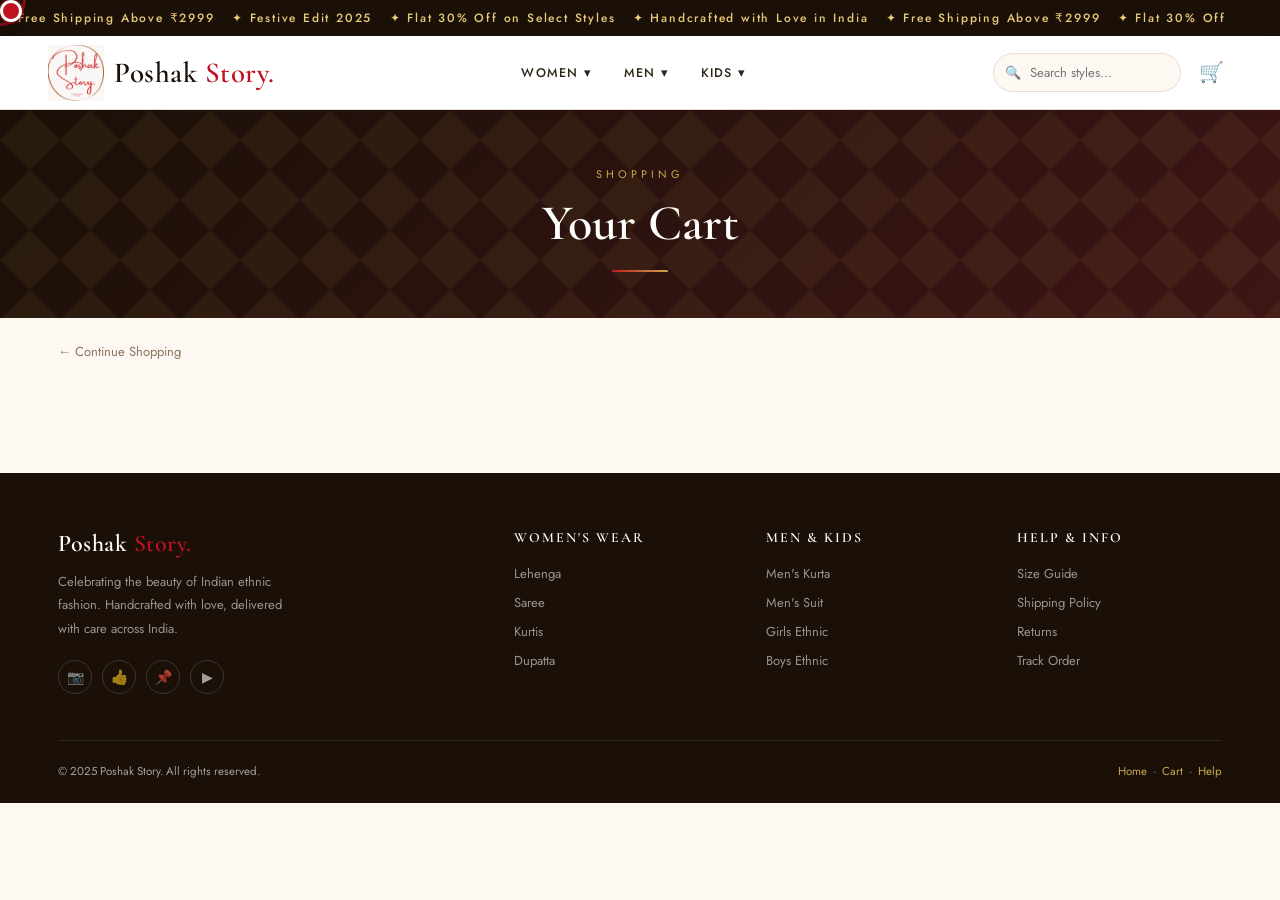
<file: cart.html>
<!DOCTYPE html>
<html lang="en">
<head>
  <meta charset="UTF-8">
  <meta name="viewport" content="width=device-width, initial-scale=1.0">
  <title>Your Cart &#8212; Poshak Story</title>
  <link rel="stylesheet" href="style.css">
  <link href="https://fonts.googleapis.com/css2?family=Cormorant+Garamond:ital,wght@0,300;0,400;0,600;0,700;1,400&family=Jost:wght@300;400;500;600;700&display=swap" rel="stylesheet">
  <style>
    .cart-step-bar{display:flex;align-items:center;justify-content:center;padding:28px 0 36px}
    .cstep{display:flex;flex-direction:column;align-items:center;gap:6px;min-width:70px}
    .cstep-num{width:36px;height:36px;border-radius:50%;display:flex;align-items:center;justify-content:center;font-size:14px;font-weight:700;background:#e8ddd0;color:#8a7560;transition:all .3s}
    .cstep-num.active{background:#c1121f;color:#fff}
    .cstep-num.done{background:#c1121f;color:#fff}
    .cstep-label{font-size:11px;letter-spacing:.5px;font-weight:400;color:var(--muted);text-transform:uppercase}
    .cstep-label.active{font-weight:700;color:#c1121f}
    .cstep-line{flex:1;height:2px;background:#e8ddd0;margin:0 6px 20px;transition:background .3s}
    .cstep-line.done{background:#c1121f}
    .step-panel{display:none}.step-panel.active{display:block}
    .addr-grid{display:grid;grid-template-columns:1fr 1fr;gap:16px}
    .addr-grid .full{grid-column:1/-1}
    .form-group label{display:block;font-size:12px;font-weight:600;color:var(--muted);letter-spacing:.5px;text-transform:uppercase;margin-bottom:6px}
    .form-group input,.form-group select{width:100%;padding:11px 14px;border:1.5px solid #e8ddd0;border-radius:8px;font-size:13.5px;font-family:inherit;outline:none;background:#fdf8f2;transition:border-color .2s;color:var(--dark)}
    .form-group input:focus,.form-group select:focus{border-color:#c1121f}
    .addr-type-row{display:flex;gap:10px;margin-top:18px}
    .addr-type-btn{padding:8px 20px;border-radius:6px;font-size:13px;border:1.5px solid #e8ddd0;background:transparent;color:var(--char);transition:all .2s;font-family:inherit}
    .addr-type-btn.sel{border-color:#c1121f;background:#fdf3f3;color:#c1121f;font-weight:600}
    .pay-option{display:flex;align-items:center;gap:14px;padding:14px 18px;border-radius:10px;border:2px solid #e8ddd0;background:#fff;text-align:left;width:100%;margin-bottom:12px;transition:all .2s;font-family:inherit}
    .pay-option.sel{border-color:#c1121f;background:#fdf3f3}
    .pay-radio{width:18px;height:18px;border-radius:50%;border:2px solid #e8ddd0;flex-shrink:0;transition:all .2s}
    .pay-option.sel .pay-radio{border-color:#c1121f;background:#c1121f}
    .pay-detail{flex:1}
    .pay-detail strong{display:block;font-size:14px;font-weight:600;color:var(--dark)}
    .pay-detail span{font-size:11.5px;color:var(--muted)}
    .pay-input-box{background:#fdf8f2;border:1px solid #e8ddd0;border-radius:10px;padding:16px;margin-top:4px}
    .pay-input-box.hidden{display:none}
    .bank-grid{display:grid;grid-template-columns:repeat(auto-fill,minmax(100px,1fr));gap:8px;margin-top:10px}
    .bank-btn{padding:10px;border-radius:8px;border:1.5px solid #e8ddd0;background:#fff;font-size:13px;font-family:inherit;transition:all .2s}
    .bank-btn.sel{border-color:#c1121f;background:#fdf3f3;color:#c1121f;font-weight:600}
    .order-success{text-align:center;padding:56px 40px;max-width:480px;margin:0 auto;background:#fff;border-radius:20px;box-shadow:0 20px 60px rgba(0,0,0,.12)}
    .chk-btn-big{width:100%;background:#c1121f;color:#fff;border:none;padding:14px;border-radius:8px;font-size:13.5px;font-weight:600;letter-spacing:2px;text-transform:uppercase;transition:var(--tr);margin-top:18px;font-family:inherit}
    .chk-btn-big:hover{background:#8b0000;transform:translateY(-2px);box-shadow:0 8px 20px rgba(193,18,31,.3)}
    .back-step{background:none;border:none;color:var(--muted);font-size:13px;padding:0;margin-bottom:6px;display:inline-flex;align-items:center;gap:5px;font-family:inherit;transition:color .2s}
    .back-step:hover{color:#c1121f}
    .mini-item{display:flex;gap:10px;align-items:center;padding:10px 0;border-bottom:1px solid #e8ddd0}
    .mini-item:last-child{border-bottom:none}
    .mini-img{width:44px;height:50px;border-radius:6px;object-fit:cover;background:#f7f0e8;flex-shrink:0}
    .confirm-block{background:#fff;border-radius:var(--rad);box-shadow:var(--ss);padding:22px 24px;margin-bottom:16px}
    .confirm-block-hdr{display:flex;justify-content:space-between;align-items:center;margin-bottom:14px}
    .confirm-block-hdr h4{font-family:"Cormorant Garamond",serif;font-size:18px;font-weight:600;color:var(--dark)}
    .edit-link{background:none;border:1px solid #c1121f;color:#c1121f;padding:4px 12px;border-radius:6px;font-size:12px;font-family:inherit;transition:all .2s}
    .edit-link:hover{background:#c1121f;color:#fff}
  </style>
</head>
<body>
<div class="cursor"></div>
<div class="cursor-follower"></div>

<div class="announcement-bar"><span>&#10022; Free Shipping Above &#8377;2999 &nbsp;&nbsp;&#10022; Festive Edit 2025 &nbsp;&nbsp;&#10022; Flat 30% Off on Select Styles &nbsp;&nbsp;&#10022; Handcrafted with Love in India &nbsp;&nbsp;&#10022; Free Shipping Above &#8377;2999 &nbsp;&nbsp;&#10022; Flat 30% Off</span></div>

<header class="topbar">
  <a href="index.html" class="logo-area">
    <img src="images/Red White Minimal Calligraphy Typography Fashion Store Logo.png" class="logo" alt="Poshak Story">
    <span class="brand">Poshak <em>Story.</em></span>
  </a>
  <nav class="nav-links">
    <div class="dropdown">
      <a href="#">Women &#9662;</a>
      <div class="dropdown-menu">
        <a href="women-lehenga.html">&#9670;&nbsp; Lehenga</a>
        <a href="women-saree.html">&#9670;&nbsp; Saree</a>
      </div>
    </div>
    <div class="dropdown">
      <a href="#">Men &#9662;</a>
      <div class="dropdown-menu">
        <a href="men-kurta.html">&#9670;&nbsp; Kurta</a>
        <a href="men-suit.html">&#9670;&nbsp; Suit</a>
      </div>
    </div>
    <div class="dropdown">
      <a href="#">Kids &#9662;</a>
      <div class="dropdown-menu">
        <a href="kids-female.html">&#9670;&nbsp; Girls</a>
        <a href="kids-male.html">&#9670;&nbsp; Boys</a>
      </div>
    </div>
  </nav>
  <div class="right-icons">
    <div class="search-wrapper">
      <span class="search-icon">&#128269;</span>
      <input type="text" placeholder="Search styles..." class="search-box">
    </div>
    <a href="cart.html" class="icon-btn">&#128722;<span class="cart-count"></span></a>
  </div>
</header>

<div class="page-header">
  <span class="eyebrow">Shopping</span>
  <h1 class="page-title">Your Cart</h1>
  <div class="page-title-line"></div>
</div>
<a href="index.html" class="back-nav">&#8592; Continue Shopping</a>

<section class="cart-section" id="cartSection"></section>

<footer>
  <div class="footer-grid">
    <div class="footer-brand">
      <span class="brand">Poshak <em>Story.</em></span>
      <p>Celebrating the beauty of Indian ethnic fashion. Handcrafted with love, delivered with care across India.</p>
      <div class="footer-social">
        <a href="#" class="social-btn">&#128247;</a>
        <a href="#" class="social-btn">&#128077;</a>
        <a href="#" class="social-btn">&#128204;</a>
        <a href="#" class="social-btn">&#9654;</a>
      </div>
    </div>
    <div class="footer-col">
      <h4>Women's Wear</h4>
      <a href="women-lehenga.html">Lehenga</a>
      <a href="women-saree.html">Saree</a>
      <a href="#">Kurtis</a>
      <a href="#">Dupatta</a>
    </div>
    <div class="footer-col">
      <h4>Men &amp; Kids</h4>
      <a href="men-kurta.html">Men's Kurta</a>
      <a href="men-suit.html">Men's Suit</a>
      <a href="kids-female.html">Girls Ethnic</a>
      <a href="kids-male.html">Boys Ethnic</a>
    </div>
    <div class="footer-col">
      <h4>Help &amp; Info</h4>
      <a href="#">Size Guide</a>
      <a href="#">Shipping Policy</a>
      <a href="#">Returns</a>
      <a href="cart.html">Track Order</a>
    </div>
  </div>
  <div class="footer-bottom">
    <span>&#169; 2025 Poshak Story. All rights reserved.</span>
    <span><a href="index.html">Home</a> &nbsp;&#183;&nbsp; <a href="cart.html">Cart</a> &nbsp;&#183;&nbsp; <a href="#">Help</a></span>
  </div>
</footer>

<div id="toast" class="toast"><span class="toast-icon">&#128717;</span><div><strong id="toast-msg"></strong></div></div>
<button class="scroll-top" onclick="scrollToTop()">&#8593;</button>
<script src="script.js"></script>
<script>
var cartState = {
  step: 'cart',
  addr: { name:'', phone:'', address:'', pincode:'', city:'', state:'', type:'Home' },
  pay:  { method:'upi', upi:'', card:'', cardName:'', expiry:'', cvv:'', bank:'' },
  discount: 0,
  couponLabel: ''
};

function calcTotals(cart) {
  var sub   = cart.reduce(function(s,i){ return s + Number(i.price); }, 0);
  var ship  = sub >= 2999 ? 0 : 199;
  var fest  = Math.round(sub * 0.05);
  var cpn   = Math.round(sub * cartState.discount);
  var cod   = cartState.pay.method === 'cod' ? 50 : 0;
  return { sub: sub, ship: ship, fest: fest, cpn: cpn, cod: cod,
           total: sub + ship - fest - cpn + cod };
}

function fmtINR(n) { return '&#8377;' + Number(n).toLocaleString('en-IN'); }

function stepBar(cur) {
  var steps = ['Cart','Address','Payment','Confirm'];
  var idx   = steps.map(function(s){ return s.toLowerCase(); }).indexOf(cur);
  var html  = '<div class="cart-step-bar">';
  steps.forEach(function(s, i) {
    var cls  = i < idx ? 'done' : (i === idx ? 'active' : '');
    var lcls = i === idx ? 'active' : '';
    var lbl  = i < idx ? '&#10003;' : (i + 1);
    html += '<div class="cstep">';
    html += '<div class="cstep-num ' + cls + '">' + lbl + '</div>';
    html += '<div class="cstep-label ' + lcls + '">' + s + '</div>';
    html += '</div>';
    if (i < steps.length - 1) {
      html += '<div class="cstep-line ' + (i < idx ? 'done' : '') + '"></div>';
    }
  });
  return html + '</div>';
}

function summaryBox(cart, showCod) {
  var t = calcTotals(cart);
  var html = '<div class="cart-summary">';
  html += '<h3>Order Summary</h3>';
  html += '<div class="summary-row"><span>Subtotal (' + cart.length + ' item' + (cart.length>1?'s':'') + ')</span><span>' + fmtINR(t.sub) + '</span></div>';
  html += '<div class="summary-row"><span>Shipping</span><span style="color:' + (t.ship===0?'#218838':'#2d2416') + '">' + (t.ship===0?'&#127881; Free':fmtINR(t.ship)) + '</span></div>';
  html += '<div class="summary-row"><span>Festive Discount (5%)</span><span style="color:#218838">&#8722;' + fmtINR(t.fest) + '</span></div>';
  if (cartState.discount > 0) html += '<div class="summary-row"><span>Coupon (' + Math.round(cartState.discount*100) + '%)</span><span style="color:#218838">&#8722;' + fmtINR(t.cpn) + '</span></div>';
  if (showCod && cartState.pay.method === 'cod') html += '<div class="summary-row"><span>COD Fee</span><span>' + fmtINR(50) + '</span></div>';
  html += '<div class="summary-row total"><span>Total</span><span style="color:#c1121f">' + fmtINR(t.total) + '</span></div>';
  if (t.ship > 0) html += '<div style="background:#fdf8f2;border-radius:8px;padding:10px 14px;font-size:12px;color:#8a7560;text-align:center;margin-top:10px;">Add ' + fmtINR(2999 - t.sub) + ' more for free shipping!</div>';
  html += '</div>';
  return html;
}

function miniCartItems(cart) {
  return cart.map(function(item) {
    return '<div class="mini-item"><div class="mini-img" style="background:#f7f0e8;"></div><div style="flex:1"><div style="font-size:13px;font-weight:600;color:var(--dark)">' + item.name + '</div><div style="font-size:12px;color:var(--muted)">Size: ' + (item.size || 'M') + '</div></div><div style="font-size:13px;font-weight:600;color:#c1121f">' + fmtINR(item.price) + '</div></div>';
  }).join('');
}

function renderCart() {
  var cart = getCart();
  var sec  = document.getElementById('cartSection');

  if (cart.length === 0 && cartState.step === 'cart') {
    sec.innerHTML = '<div class="empty-cart"><span class="empty-icon">&#128717;</span><h3>Your cart is empty</h3><p>Explore our beautiful collections and find something you love!</p><a href="index.html" style="display:inline-block;background:#c1121f;color:white;padding:14px 36px;border-radius:8px;text-decoration:none;font-size:13px;font-weight:600;letter-spacing:2px;text-transform:uppercase;">Explore Collections</a></div>';
    return;
  }

  if (cartState.step === 'cart')    { renderStepCart(cart, sec); }
  else if (cartState.step === 'address')  { renderStepAddress(cart, sec); }
  else if (cartState.step === 'payment')  { renderStepPayment(cart, sec); }
  else if (cartState.step === 'confirm')  { renderStepConfirm(cart, sec); }
}

function renderStepCart(cart, sec) {
  var t = calcTotals(cart);
  var rows = cart.map(function(item, idx) {
    return '<tr><td style="font-size:13px;color:var(--muted)">' + (idx+1) + '</td><td class="td-name">' + item.name + '</td><td class="td-price">' + fmtINR(item.price) + '</td><td><button class="remove-btn" onclick="removeItem(' + idx + ')">&#10005;</button></td></tr>';
  }).join('');

  var couponHtml = '<div style="margin-top:16px;background:#fff;border-radius:var(--rad);padding:20px;box-shadow:var(--ss)">'
    + '<div style="font-family:'Cormorant Garamond',serif;font-size:17px;font-weight:600;margin-bottom:12px;color:var(--dark)">Apply Coupon</div>'
    + '<div style="display:flex;gap:8px">'
    + '<input type="text" id="cpnInput" placeholder="e.g. FESTIVE30" style="flex:1;padding:10px 14px;border:1.5px solid #e8ddd0;border-radius:8px;font-size:13px;font-family:inherit;outline:none;background:#fdf8f2">'
    + '<button onclick="applyCoupon()" style="background:#c1121f;color:#fff;border:none;padding:10px 18px;border-radius:8px;font-size:13px;font-weight:600;font-family:inherit">Apply</button>'
    + '</div>'
    + (cartState.couponLabel ? '<div style="font-size:13px;margin-top:7px;color:' + (cartState.discount?'#218838':'#c1121f') + ';font-weight:500">' + cartState.couponLabel + '</div>' : '')
    + '<div style="font-size:11.5px;color:var(--muted);margin-top:5px">Try: FESTIVE30 &middot; SAVE20 &middot; POSHAK10</div>'
    + '</div>';

  var summary = '<div class="cart-summary"><h3>Order Summary</h3>'
    + '<div class="summary-row"><span>Subtotal (' + cart.length + ' item' + (cart.length>1?'s':'') + ')</span><span>' + fmtINR(t.sub) + '</span></div>'
    + '<div class="summary-row"><span>Shipping</span><span style="color:' + (t.ship===0?'#218838':'#2d2416') + '">' + (t.ship===0?'&#127881; Free':fmtINR(t.ship)) + '</span></div>'
    + '<div class="summary-row"><span>Festive Discount (5%)</span><span style="color:#218838">&#8722;' + fmtINR(t.fest) + '</span></div>'
    + (cartState.discount > 0 ? '<div class="summary-row"><span>Coupon (' + Math.round(cartState.discount*100) + '%)</span><span style="color:#218838">&#8722;' + fmtINR(t.cpn) + '</span></div>' : '')
    + '<div class="summary-row total"><span>Total</span><span style="color:#c1121f">' + fmtINR(t.total) + '</span></div>'
    + (t.ship > 0 ? '<div style="background:#fdf8f2;border-radius:8px;padding:10px 14px;font-size:12px;color:#8a7560;text-align:center;margin-top:10px;">Add ' + fmtINR(2999 - t.sub) + ' more for free shipping!</div>' : '')
    + '<button class="chk-btn-big" onclick="goToStep('address')">Proceed to Address &#8594;</button>'
    + '<div style="text-align:center;margin-top:14px;font-size:20px">&#128274; &#128737;&#65039; &#9989;</div>'
    + '<div style="text-align:center;font-size:11px;color:var(--muted);margin-top:4px">Secure and Encrypted Checkout</div>'
    + '</div>';

  sec.innerHTML = stepBar('cart')
    + '<div class="cart-layout">'
    + '<div><div class="cart-table-wrap"><table><thead><tr><th>#</th><th>Product</th><th>Price</th><th></th></tr></thead><tbody>' + rows + '</tbody></table>'
    + '<div style="padding:14px 18px;border-top:1px solid #e8ddd0"><button onclick="clearCart()" style="background:none;border:1px solid #e8ddd0;color:#8a7560;padding:8px 18px;border-radius:6px;font-size:12px;font-family:inherit" onmouseover="this.style.borderColor='#c1121f';this.style.color='#c1121f'" onmouseout="this.style.borderColor='#e8ddd0';this.style.color='#8a7560'">&#128465; Clear Cart</button></div>'
    + '</div>' + couponHtml + '</div>'
    + summary + '</div>';
}

function renderStepAddress(cart, sec) {
  var a = cartState.addr;
  var t = calcTotals(cart);

  var form = '<div style="background:#fff;border-radius:var(--rad);padding:28px;box-shadow:var(--ss)">'
    + '<h3 style="font-family:'Cormorant Garamond',serif;font-size:20px;font-weight:600;color:var(--dark);margin-bottom:22px">Shipping Address</h3>'
    + '<div class="addr-grid">'
    + mkField('Full Name','addrName',a.name,'Your full name','','')
    + mkField('Phone','addrPhone',a.phone,'10-digit mobile','','')
    + mkField('Address','addrAddr',a.address,'House / Street / Area','','full')
    + mkField('Pincode','addrPin',a.pincode,'6-digit pincode','','')
    + mkField('City','addrCity',a.city,'City','','')
    + mkField('State','addrState',a.state,'State','','')
    + '</div>'
    + '<div class="addr-type-row">'
    + '<button class="addr-type-btn ' + (a.type==='Home'?'sel':'') + '" onclick="setAddrType('Home')">&#127968; Home</button>'
    + '<button class="addr-type-btn ' + (a.type==='Work'?'sel':'') + '" onclick="setAddrType('Work')">&#127970; Work</button>'
    + '<button class="addr-type-btn ' + (a.type==='Other'?'sel':'') + '" onclick="setAddrType('Other')">&#128205; Other</button>'
    + '</div>'
    + '<button class="chk-btn-big" style="margin-top:24px" onclick="submitAddress()">Proceed to Payment &#8594;</button>'
    + '</div>';

  var sidebar = '<div class="cart-summary"><h3>Items (' + cart.length + ')</h3>'
    + miniCartItems(cart)
    + '<div class="summary-row total" style="margin-top:14px"><span>Total</span><span style="color:#c1121f">' + fmtINR(t.total) + '</span></div></div>';

  sec.innerHTML = stepBar('address')
    + '<button class="back-step" onclick="goToStep('cart')">&#8592; Back to Cart</button>'
    + '<div class="cart-layout">' + form + sidebar + '</div>';
}

function mkField(label, id, val, ph, type, cls) {
  return '<div class="form-group ' + cls + '">'
    + '<label for="' + id + '">' + label + '</label>'
    + '<input type="' + (type||'text') + '" id="' + id + '" value="' + val.replace(/"/g,'&quot;') + '" placeholder="' + ph + '">'
    + '</div>';
}

function renderStepPayment(cart, sec) {
  var p = cartState.pay;
  var t = calcTotals(cart);

  var methods = [
    { id:'upi',        label:'UPI / Google Pay / PhonePe', note:'Instant confirmation, 0% fees', noteColor:'#218838' },
    { id:'card',       label:'Credit / Debit Card',        note:'Visa, Mastercard, Rupay, Amex', noteColor:'var(--muted)' },
    { id:'netbanking', label:'Net Banking',                 note:'All major banks supported',     noteColor:'var(--muted)' },
    { id:'cod',        label:'Cash on Delivery',            note:'Extra &#8377;50 COD fee applies', noteColor:'var(--muted)' }
  ];

  var optionsHtml = methods.map(function(m) {
    var sel = p.method === m.id;
    return '<button class="pay-option ' + (sel?'sel':'') + '" onclick="setPayMethod('' + m.id + '')">'
      + '<div class="pay-radio"></div>'
      + '<div class="pay-detail"><strong>' + m.label + '</strong><span style="color:' + m.noteColor + '">' + m.note + '</span></div>'
      + '</button>';
  }).join('');

  var inputArea = '';
  if (p.method === 'upi') {
    inputArea = '<div class="pay-input-box"><label style="display:block;font-size:12px;font-weight:600;color:var(--muted);letter-spacing:.5px;text-transform:uppercase;margin-bottom:8px">UPI ID</label><input type="text" id="upiId" value="' + p.upi + '" placeholder="yourname@upi" style="width:100%;padding:11px 14px;border:1.5px solid #e8ddd0;border-radius:8px;font-size:13.5px;font-family:inherit;outline:none;background:#fff"><div style="font-size:11.5px;color:var(--muted);margin-top:5px">e.g. name@okicici / name@ybl / name@paytm</div></div>';
  } else if (p.method === 'card') {
    inputArea = '<div class="pay-input-box"><div style="display:grid;grid-template-columns:1fr 1fr;gap:14px">'
      + '<div style="grid-column:1/-1"><label style="display:block;font-size:12px;font-weight:600;color:var(--muted);letter-spacing:.5px;text-transform:uppercase;margin-bottom:6px">Card Number</label><input type="text" id="cardNum" maxlength="19" value="' + p.card + '" placeholder="1234 5678 9012 3456" style="width:100%;padding:11px 14px;border:1.5px solid #e8ddd0;border-radius:8px;font-size:14px;font-family:inherit;outline:none;background:#fff;letter-spacing:2px"></div>'
      + '<div style="grid-column:1/-1"><label style="display:block;font-size:12px;font-weight:600;color:var(--muted);letter-spacing:.5px;text-transform:uppercase;margin-bottom:6px">Name on Card</label><input type="text" id="cardName" value="' + p.cardName + '" placeholder="Full name" style="width:100%;padding:11px 14px;border:1.5px solid #e8ddd0;border-radius:8px;font-size:13.5px;font-family:inherit;outline:none;background:#fff"></div>'
      + '<div><label style="display:block;font-size:12px;font-weight:600;color:var(--muted);letter-spacing:.5px;text-transform:uppercase;margin-bottom:6px">Expiry (MM/YY)</label><input type="text" id="cardExp" maxlength="5" value="' + p.expiry + '" placeholder="MM/YY" style="width:100%;padding:11px 14px;border:1.5px solid #e8ddd0;border-radius:8px;font-size:13.5px;font-family:inherit;outline:none;background:#fff"></div>'
      + '<div><label style="display:block;font-size:12px;font-weight:600;color:var(--muted);letter-spacing:.5px;text-transform:uppercase;margin-bottom:6px">CVV</label><input type="password" id="cardCvv" maxlength="4" value="' + p.cvv + '" placeholder="***" style="width:100%;padding:11px 14px;border:1.5px solid #e8ddd0;border-radius:8px;font-size:13.5px;font-family:inherit;outline:none;background:#fff"></div>'
      + '</div></div>';
  } else if (p.method === 'netbanking') {
    var banks = ['SBI','HDFC','ICICI','Axis','Kotak','PNB','Other'];
    inputArea = '<div class="pay-input-box"><label style="display:block;font-size:12px;font-weight:600;color:var(--muted);letter-spacing:.5px;text-transform:uppercase;margin-bottom:10px">Select Bank</label><div class="bank-grid">' + banks.map(function(b){ return '<button class="bank-btn ' + (p.bank===b?'sel':'') + '" onclick="setBank('' + b + '')">' + b + '</button>'; }).join('') + '</div></div>';
  } else if (p.method === 'cod') {
    inputArea = '<div class="pay-input-box" style="font-size:13.5px;color:var(--char);line-height:1.8">Pay &#8377;50 extra as COD handling fee at delivery. Available for orders up to &#8377;10,000.</div>';
  }

  var sidebar = '<div class="cart-summary"><h3>Order Total</h3>'
    + '<div class="summary-row"><span>Items (' + cart.length + ')</span><span>' + fmtINR(t.sub) + '</span></div>'
    + '<div class="summary-row"><span>Shipping</span><span style="color:' + (t.ship===0?'#218838':'#2d2416') + '">' + (t.ship===0?'Free':fmtINR(t.ship)) + '</span></div>'
    + '<div class="summary-row"><span>Festive Discount</span><span style="color:#218838">&#8722;' + fmtINR(t.fest) + '</span></div>'
    + (p.method==='cod'?'<div class="summary-row"><span>COD Fee</span><span>&#8377;50</span></div>':'')
    + '<div class="summary-row total"><span>Total</span><span style="color:#c1121f">' + fmtINR(t.total) + '</span></div>'
    + '<div style="background:#fdf8f2;border-radius:8px;padding:10px 12px;margin-top:10px;font-size:12px;color:var(--muted);line-height:1.7">Delivering to: ' + (cartState.addr.name||'Your name') + ', ' + (cartState.addr.city||'City') + '</div>'
    + '<button class="chk-btn-big" onclick="submitPayment()">Review Order &#8594;</button>'
    + '<div style="text-align:center;margin-top:10px;font-size:11px;color:var(--muted)">256-bit SSL Encrypted</div></div>';

  sec.innerHTML = stepBar('payment')
    + '<button class="back-step" onclick="goToStep('address')">&#8592; Back to Address</button>'
    + '<div class="cart-layout"><div style="background:#fff;border-radius:var(--rad);padding:28px;box-shadow:var(--ss)">'
    + '<h3 style="font-family:'Cormorant Garamond',serif;font-size:20px;font-weight:600;color:var(--dark);margin-bottom:22px">Choose Payment Method</h3>'
    + optionsHtml + inputArea + '</div>' + sidebar + '</div>';
}

function renderStepConfirm(cart, sec) {
  var a = cartState.addr;
  var p = cartState.pay;
  var t = calcTotals(cart);

  var itemsHtml = cart.map(function(item, i) {
    return '<div style="display:flex;gap:12px;align-items:center;padding:10px 0;' + (i<cart.length-1?'border-bottom:1px solid #e8ddd0':'') + '">'
      + '<div style="width:50px;height:58px;border-radius:8px;background:#f7f0e8;flex-shrink:0"></div>'
      + '<div style="flex:1"><div style="font-weight:600;font-size:14px;color:var(--dark)">' + item.name + '</div><div style="font-size:12px;color:var(--muted)">Size: ' + (item.size||'M') + '</div></div>'
      + '<div style="font-family:'Cormorant Garamond',serif;font-size:16px;font-weight:600;color:#c1121f">' + fmtINR(item.price) + '</div></div>';
  }).join('');

  var payLabel = p.method==='upi' ? 'UPI: ' + (p.upi||'Not entered')
    : p.method==='card' ? 'Card ending ****' + (p.card.replace(/ /g,'').slice(-4)||'----')
    : p.method==='netbanking' ? 'Net Banking: ' + (p.bank||'Not selected')
    : 'Cash on Delivery (&#8377;50 COD fee)';

  var left = '<div class="confirm-block"><div class="confirm-block-hdr"><h4>Order Items</h4></div>' + itemsHtml + '</div>'
    + '<div class="confirm-block"><div class="confirm-block-hdr"><h4>Delivery Address</h4><button class="edit-link" onclick="goToStep('address')">Edit</button></div>'
    + '<div style="font-size:14px;color:var(--char);line-height:2"><strong>' + a.name + '</strong><br>' + a.address + '<br>' + a.city + ', ' + a.state + ' &#8722; ' + a.pincode + '<br>Ph: ' + a.phone + '</div></div>'
    + '<div class="confirm-block"><div class="confirm-block-hdr"><h4>Payment</h4><button class="edit-link" onclick="goToStep('payment')">Edit</button></div>'
    + '<div style="font-size:14px;color:var(--char)">' + payLabel + '</div></div>';

  var bill = '<div class="cart-summary"><h3>Final Bill</h3>'
    + '<div class="summary-row"><span>Subtotal</span><span>' + fmtINR(t.sub) + '</span></div>'
    + '<div class="summary-row"><span>Shipping</span><span style="color:' + (t.ship===0?'#218838':'') + '">' + (t.ship===0?'Free':fmtINR(t.ship)) + '</span></div>'
    + '<div class="summary-row"><span>Festive Discount</span><span style="color:#218838">&#8722;' + fmtINR(t.fest) + '</span></div>'
    + (cartState.discount > 0 ? '<div class="summary-row"><span>Coupon</span><span style="color:#218838">&#8722;' + fmtINR(t.cpn) + '</span></div>' : '')
    + (p.method==='cod' ? '<div class="summary-row"><span>COD Fee</span><span>&#8377;50</span></div>' : '')
    + '<div class="summary-row total"><span>Total</span><span style="color:#c1121f">' + fmtINR(t.total) + '</span></div>'
    + '<button class="chk-btn-big" style="background:linear-gradient(135deg,#c1121f,#8b0000)" onclick="placeOrder(' + t.total + ')">&#127881; Place Order</button>'
    + '<div style="text-align:center;margin-top:10px;font-size:11px;color:var(--muted)">Protected by Poshak Story guarantee</div></div>';

  sec.innerHTML = stepBar('confirm')
    + '<button class="back-step" onclick="goToStep('payment')">&#8592; Back to Payment</button>'
    + '<div class="cart-layout">' + left + bill + '</div>';
}

function goToStep(step) {
  cartState.step = step;
  renderCart();
  window.scrollTo({ top: 0, behavior: 'smooth' });
}

function removeItem(idx) {
  var cart = getCart();
  var removed = cart.splice(idx, 1)[0];
  saveCart(cart);
  showToast(removed.name + ' removed');
  renderCart();
}

function clearCart() {
  if (confirm('Clear all items?')) { saveCart([]); renderCart(); }
}

function applyCoupon() {
  var code = document.getElementById('cpnInput').value.toUpperCase();
  var codes = { FESTIVE30: 0.30, SAVE20: 0.20, POSHAK10: 0.10 };
  if (codes[code]) {
    cartState.discount = codes[code];
    cartState.couponLabel = Math.round(codes[code]*100) + '% OFF Applied!';
  } else {
    cartState.couponLabel = 'Invalid code. Try: FESTIVE30';
  }
  renderCart();
}

function setAddrType(t) { cartState.addr.type = t; renderCart(); }
function setPayMethod(m) { cartState.pay.method = m; renderCart(); }
function setBank(b) { cartState.pay.bank = b; renderCart(); }

function submitAddress() {
  var fields = ['addrName','addrPhone','addrAddr','addrPin','addrCity','addrState'];
  var keys   = ['name','phone','address','pincode','city','state'];
  var ok = true;
  fields.forEach(function(id, i) {
    var el = document.getElementById(id);
    if (!el) return;
    cartState.addr[keys[i]] = el.value.trim();
    if (!el.value.trim()) { el.style.borderColor = '#c1121f'; ok = false; }
    else { el.style.borderColor = '#e8ddd0'; }
  });
  if (!ok) { showToast('Please fill all required fields'); return; }
  goToStep('payment');
}

function submitPayment() {
  var p = cartState.pay;
  if (p.method === 'upi') {
    var el = document.getElementById('upiId');
    if (el) cartState.pay.upi = el.value.trim();
  } else if (p.method === 'card') {
    var cn = document.getElementById('cardNum');
    var nm = document.getElementById('cardName');
    var ex = document.getElementById('cardExp');
    var cv = document.getElementById('cardCvv');
    if (cn) cartState.pay.card = cn.value.trim();
    if (nm) cartState.pay.cardName = nm.value.trim();
    if (ex) cartState.pay.expiry = ex.value.trim();
    if (cv) cartState.pay.cvv = cv.value.trim();
  }
  goToStep('confirm');
}

function placeOrder(total) {
  var cart = getCart();
  var orderId = 'PS' + String(Date.now()).slice(-8);
  var a = cartState.addr;

  document.getElementById('cartSection').innerHTML =
    '<div style="padding:56px 20px"><div class="order-success">'
    + '<div style="font-size:64px;margin-bottom:16px">&#127881;</div>'
    + '<h2 style="font-family:'Cormorant Garamond',serif;font-size:30px;color:var(--dark);margin-bottom:8px">Order Placed!</h2>'
    + '<div style="background:#fdf8f2;border-radius:10px;padding:12px 16px;margin:14px 0;font-size:13px;color:var(--muted)">Order ID: <strong style="color:var(--dark)">' + orderId + '</strong></div>'
    + '<p style="color:var(--muted);font-size:13.5px;line-height:1.8;margin-bottom:10px">Thank you for shopping with Poshak Story.<br>Expected delivery: 5&#8722;7 business days.</p>'
    + '<div style="background:#fdf3f3;border-radius:10px;padding:14px 16px;margin:14px 0;font-size:13px;text-align:left;line-height:2">'
    + '<div>Delivering to: ' + a.name + ', ' + a.city + ' ' + a.pincode + '</div>'
    + '<div>Total paid: ' + fmtINR(total) + '</div></div>'
    + '<button onclick="window.location.href='index.html'" style="width:100%;background:#c1121f;color:#fff;border:none;padding:13px;border-radius:8px;font-size:13px;font-weight:600;letter-spacing:1.5px;text-transform:uppercase;font-family:inherit">Continue Shopping</button>'
    + '</div></div>';

  saveCart([]);
  updateCartCount();
}

renderCart();
</script>
</body>
</html>
</file>
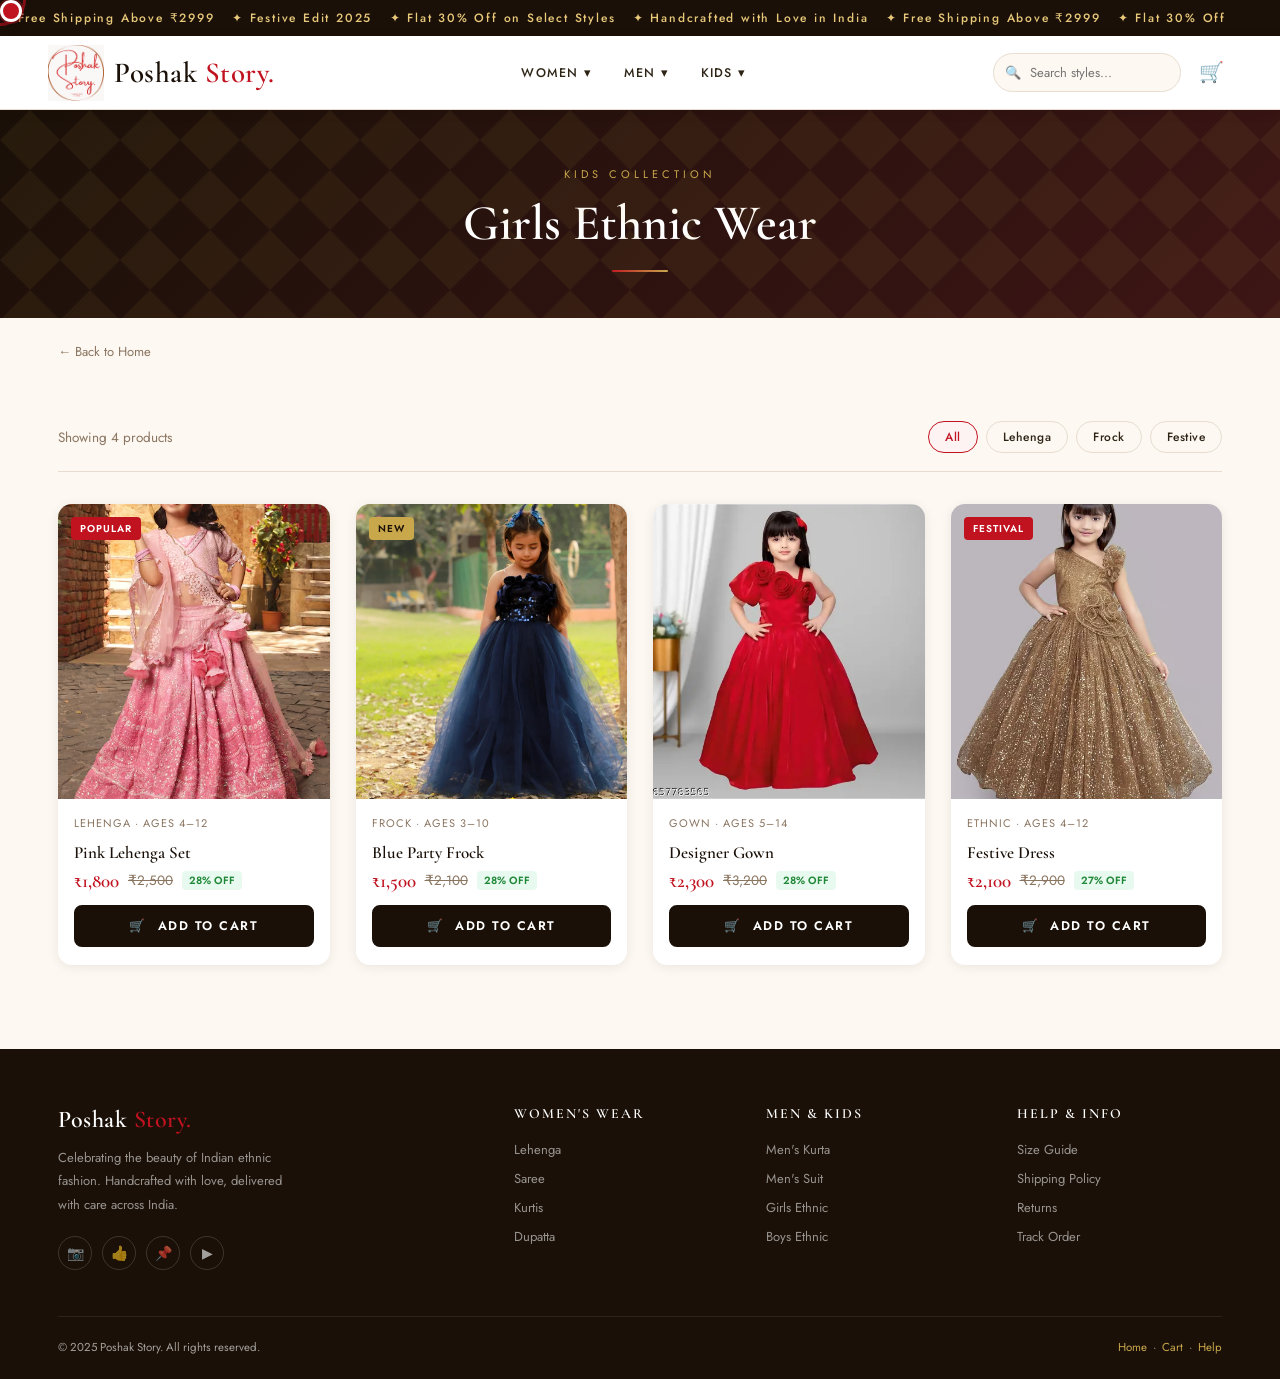
<file: kids-female.html>
<!DOCTYPE html>
<html lang="en">
<head>
  <meta charset="UTF-8">
  <meta name="viewport" content="width=device-width, initial-scale=1.0">
  <title>Girls Ethnic — Poshak Story</title>
  <link rel="stylesheet" href="style.css">
  <link href="https://fonts.googleapis.com/css2?family=Cormorant+Garamond:ital,wght@0,300;0,400;0,600;0,700;1,300;1,400&family=Jost:wght@300;400;500;600&display=swap" rel="stylesheet">
</head>
<body>
<div class="cursor"></div><div class="cursor-follower"></div>
<div class="announcement-bar"><span>&#10022; Free Shipping Above &#8377;2999 &nbsp;&nbsp;&#10022; Festive Edit 2025 &nbsp;&nbsp;&#10022; Flat 30% Off on Select Styles &nbsp;&nbsp;&#10022; Handcrafted with Love in India &nbsp;&nbsp;&#10022; Free Shipping Above &#8377;2999 &nbsp;&nbsp;&#10022; Flat 30% Off</span></div>

<header class="topbar">
  <a href="index.html" class="logo-area">
    <img src="images/Red White Minimal Calligraphy Typography Fashion Store Logo.png" class="logo" alt="Poshak Story">
    <span class="brand">Poshak <em>Story.</em></span>
  </a>
  <nav class="nav-links">
    <div class="dropdown">
      <a href="#">Women &#9662;</a>
      <div class="dropdown-menu">
        <a href="women-lehenga.html">&#9670;&nbsp; Lehenga</a>
        <a href="women-saree.html">&#9670;&nbsp; Saree</a>
      </div>
    </div>
    <div class="dropdown">
      <a href="#">Men &#9662;</a>
      <div class="dropdown-menu">
        <a href="men-kurta.html">&#9670;&nbsp; Kurta</a>
        <a href="men-suit.html">&#9670;&nbsp; Suit</a>
      </div>
    </div>
    <div class="dropdown">
      <a href="#">Kids &#9662;</a>
      <div class="dropdown-menu">
        <a href="kids-female.html">&#9670;&nbsp; Girls</a>
        <a href="kids-male.html">&#9670;&nbsp; Boys</a>
      </div>
    </div>
  </nav>
  <div class="right-icons">
    <div class="search-wrapper">
      <span class="search-icon">&#128269;</span>
      <input type="text" placeholder="Search styles..." class="search-box">
    </div>
    <a href="cart.html" class="icon-btn">&#128722;<span class="cart-count"></span></a>
  </div>
</header>

<div class="page-header">
  <span class="eyebrow">Kids Collection</span>
  <h1 class="page-title">Girls Ethnic Wear</h1>
  <div class="page-title-line"></div>
</div>
<a href="index.html" class="back-nav">← Back to Home</a>

<section class="products-section">
  <div class="filter-bar">
    <span class="result-count">Showing 4 products</span>
    <div class="filter-group">
      <button class="filter-chip active">All</button>
      <button class="filter-chip">Lehenga</button>
      <button class="filter-chip">Frock</button>
      <button class="filter-chip">Festive</button>
    </div>
  </div>
  <div class="product-grid">

    <div class="product-card">
      <div class="product-img-wrap">
        <img src="images/pinkid.png" alt="Pink Lehenga Set">
        <div class="product-badge">Popular</div>
        <div class="product-actions"><button class="action-btn">♡</button><button class="action-btn">👁</button></div>
      </div>
      <div class="product-info">
        <div class="product-sub">Lehenga · Ages 4–12</div>
        <h3>Pink Lehenga Set</h3>
        <div class="price-row"><span class="price">₹1,800</span><span class="price-old">₹2,500</span><span class="price-discount">28% OFF</span></div>
        <button class="cart-btn" onclick="addToCart('Pink Lehenga Set', 1800, this)">🛒 &nbsp;Add to Cart</button>
      </div>
    </div>

    <div class="product-card">
      <div class="product-img-wrap">
        <img src="images/bluekid.png" alt="Blue Party Frock">
        <div class="product-badge gold">New</div>
        <div class="product-actions"><button class="action-btn">♡</button><button class="action-btn">👁</button></div>
      </div>
      <div class="product-info">
        <div class="product-sub">Frock · Ages 3–10</div>
        <h3>Blue Party Frock</h3>
        <div class="price-row"><span class="price">₹1,500</span><span class="price-old">₹2,100</span><span class="price-discount">28% OFF</span></div>
        <button class="cart-btn" onclick="addToCart('Blue Party Frock', 1500, this)">🛒 &nbsp;Add to Cart</button>
      </div>
    </div>

    <div class="product-card">
      <div class="product-img-wrap">
        <img src="images/gown.png" alt="Designer Gown">
        <div class="product-actions"><button class="action-btn">♡</button><button class="action-btn">👁</button></div>
      </div>
      <div class="product-info">
        <div class="product-sub">Gown · Ages 5–14</div>
        <h3>Designer Gown</h3>
        <div class="price-row"><span class="price">₹2,300</span><span class="price-old">₹3,200</span><span class="price-discount">28% OFF</span></div>
        <button class="cart-btn" onclick="addToCart('Designer Gown', 2300, this)">🛒 &nbsp;Add to Cart</button>
      </div>
    </div>

    <div class="product-card">
      <div class="product-img-wrap">
        <img src="images/festive.png" alt="Festive Dress">
        <div class="product-badge">Festival</div>
        <div class="product-actions"><button class="action-btn">♡</button><button class="action-btn">👁</button></div>
      </div>
      <div class="product-info">
        <div class="product-sub">Ethnic · Ages 4–12</div>
        <h3>Festive Dress</h3>
        <div class="price-row"><span class="price">₹2,100</span><span class="price-old">₹2,900</span><span class="price-discount">27% OFF</span></div>
        <button class="cart-btn" onclick="addToCart('Festive Dress', 2100, this)">🛒 &nbsp;Add to Cart</button>
      </div>
    </div>

  </div>
</section>

<footer>
  <div class="footer-grid">
    <div class="footer-brand">
      <span class="brand">Poshak <em>Story.</em></span>
      <p>Celebrating the beauty of Indian ethnic fashion. Handcrafted with love, delivered with care across India.</p>
      <div class="footer-social">
        <a href="#" class="social-btn">&#128247;</a>
        <a href="#" class="social-btn">&#128077;</a>
        <a href="#" class="social-btn">&#128204;</a>
        <a href="#" class="social-btn">&#9654;</a>
      </div>
    </div>
    <div class="footer-col">
      <h4>Women's Wear</h4>
      <a href="women-lehenga.html">Lehenga</a>
      <a href="women-saree.html">Saree</a>
      <a href="#">Kurtis</a>
      <a href="#">Dupatta</a>
    </div>
    <div class="footer-col">
      <h4>Men &amp; Kids</h4>
      <a href="men-kurta.html">Men's Kurta</a>
      <a href="men-suit.html">Men's Suit</a>
      <a href="kids-female.html">Girls Ethnic</a>
      <a href="kids-male.html">Boys Ethnic</a>
    </div>
    <div class="footer-col">
      <h4>Help &amp; Info</h4>
      <a href="#">Size Guide</a>
      <a href="#">Shipping Policy</a>
      <a href="#">Returns</a>
      <a href="cart.html">Track Order</a>
    </div>
  </div>
  <div class="footer-bottom">
    <span>&#169; 2025 Poshak Story. All rights reserved.</span>
    <span><a href="index.html">Home</a> &nbsp;&#183;&nbsp; <a href="cart.html">Cart</a> &nbsp;&#183;&nbsp; <a href="#">Help</a></span>
  </div>
</footer>
<button class="scroll-top" onclick="scrollToTop()">↑</button>
<script src="script.js"></script>
<script>document.querySelectorAll('.filter-chip').forEach(c=>c.addEventListener('click',function(){document.querySelectorAll('.filter-chip').forEach(x=>x.classList.remove('active'));this.classList.add('active');}))</script>
</body>
</html>
</file>
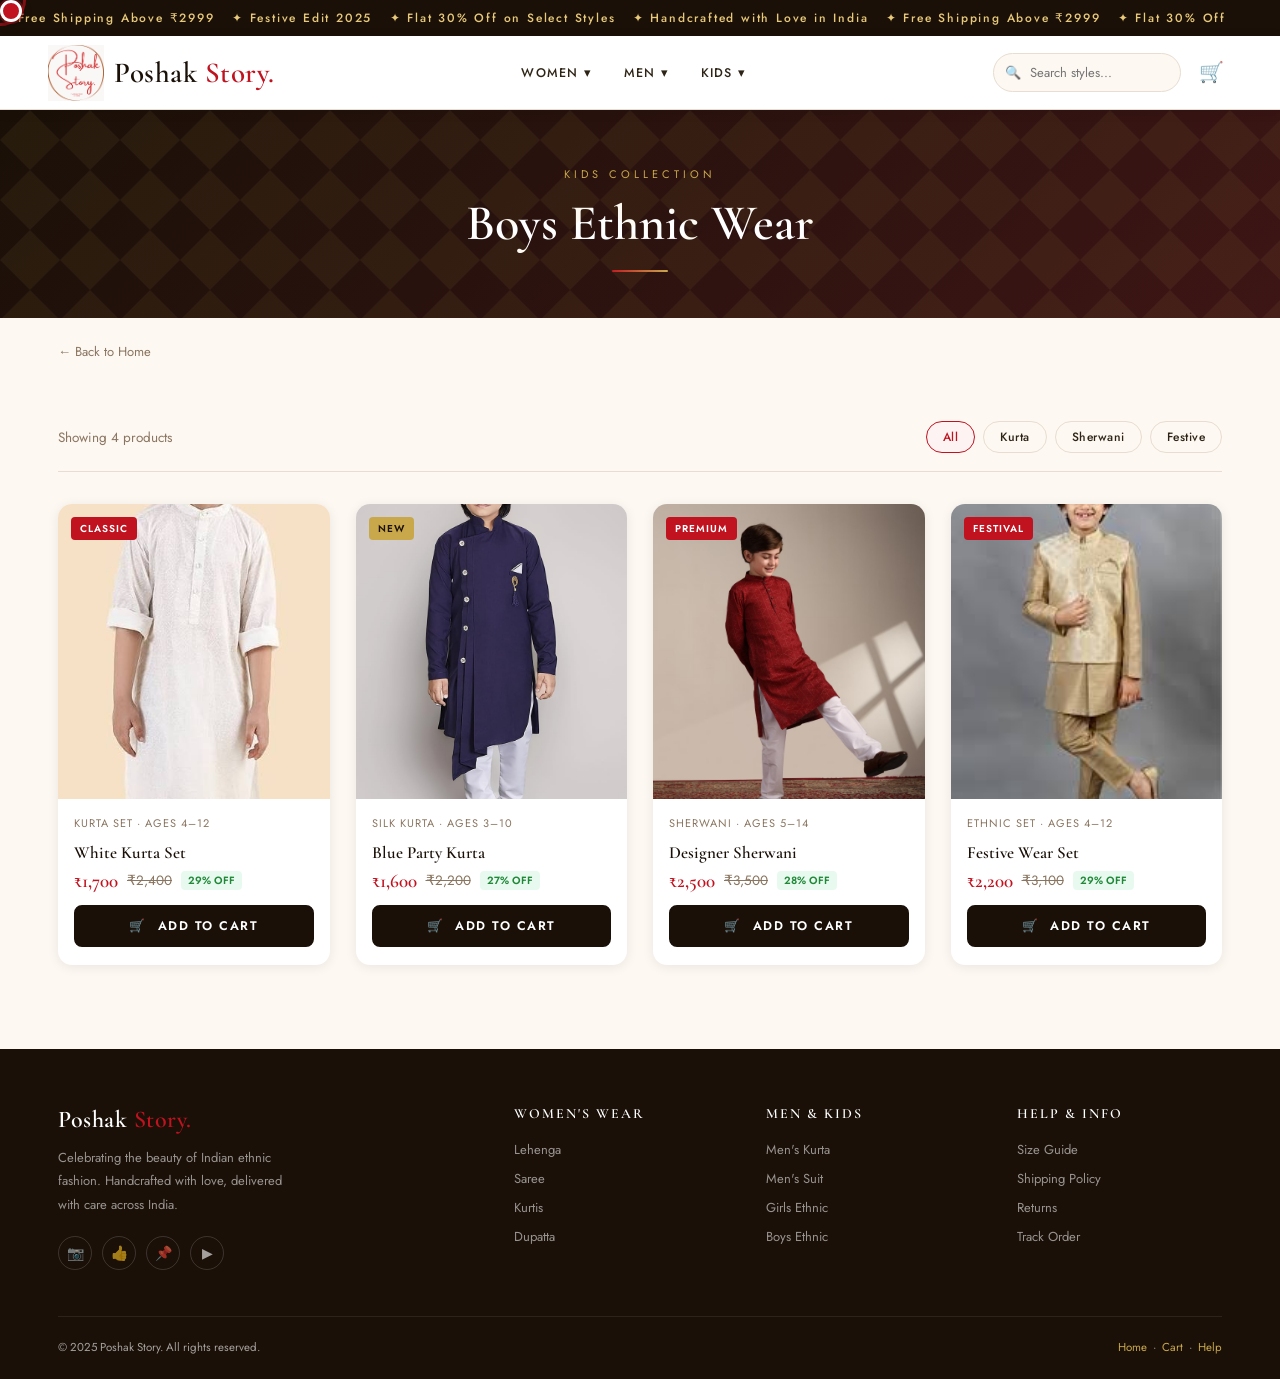
<file: kids-male.html>
<!DOCTYPE html>
<html lang="en">
<head>
  <meta charset="UTF-8">
  <meta name="viewport" content="width=device-width, initial-scale=1.0">
  <title>Boys Ethnic — Poshak Story</title>
  <link rel="stylesheet" href="style.css">
  <link href="https://fonts.googleapis.com/css2?family=Cormorant+Garamond:ital,wght@0,300;0,400;0,600;0,700;1,300;1,400&family=Jost:wght@300;400;500;600&display=swap" rel="stylesheet">
</head>
<body>
<div class="cursor"></div><div class="cursor-follower"></div>
<div class="announcement-bar"><span>&#10022; Free Shipping Above &#8377;2999 &nbsp;&nbsp;&#10022; Festive Edit 2025 &nbsp;&nbsp;&#10022; Flat 30% Off on Select Styles &nbsp;&nbsp;&#10022; Handcrafted with Love in India &nbsp;&nbsp;&#10022; Free Shipping Above &#8377;2999 &nbsp;&nbsp;&#10022; Flat 30% Off</span></div>

<header class="topbar">
  <a href="index.html" class="logo-area">
    <img src="images/Red White Minimal Calligraphy Typography Fashion Store Logo.png" class="logo" alt="Poshak Story">
    <span class="brand">Poshak <em>Story.</em></span>
  </a>
  <nav class="nav-links">
    <div class="dropdown">
      <a href="#">Women &#9662;</a>
      <div class="dropdown-menu">
        <a href="women-lehenga.html">&#9670;&nbsp; Lehenga</a>
        <a href="women-saree.html">&#9670;&nbsp; Saree</a>
      </div>
    </div>
    <div class="dropdown">
      <a href="#">Men &#9662;</a>
      <div class="dropdown-menu">
        <a href="men-kurta.html">&#9670;&nbsp; Kurta</a>
        <a href="men-suit.html">&#9670;&nbsp; Suit</a>
      </div>
    </div>
    <div class="dropdown">
      <a href="#">Kids &#9662;</a>
      <div class="dropdown-menu">
        <a href="kids-female.html">&#9670;&nbsp; Girls</a>
        <a href="kids-male.html">&#9670;&nbsp; Boys</a>
      </div>
    </div>
  </nav>
  <div class="right-icons">
    <div class="search-wrapper">
      <span class="search-icon">&#128269;</span>
      <input type="text" placeholder="Search styles..." class="search-box">
    </div>
    <a href="cart.html" class="icon-btn">&#128722;<span class="cart-count"></span></a>
  </div>
</header>

<div class="page-header">
  <span class="eyebrow">Kids Collection</span>
  <h1 class="page-title">Boys Ethnic Wear</h1>
  <div class="page-title-line"></div>
</div>
<a href="index.html" class="back-nav">← Back to Home</a>

<section class="products-section">
  <div class="filter-bar">
    <span class="result-count">Showing 4 products</span>
    <div class="filter-group">
      <button class="filter-chip active">All</button>
      <button class="filter-chip">Kurta</button>
      <button class="filter-chip">Sherwani</button>
      <button class="filter-chip">Festive</button>
    </div>
  </div>
  <div class="product-grid">

    <div class="product-card">
      <div class="product-img-wrap">
        <img src="images/whitekid.png" alt="White Kurta Set">
        <div class="product-badge">Classic</div>
        <div class="product-actions"><button class="action-btn">♡</button><button class="action-btn">👁</button></div>
      </div>
      <div class="product-info">
        <div class="product-sub">Kurta Set · Ages 4–12</div>
        <h3>White Kurta Set</h3>
        <div class="price-row"><span class="price">₹1,700</span><span class="price-old">₹2,400</span><span class="price-discount">29% OFF</span></div>
        <button class="cart-btn" onclick="addToCart('White Kurta Set', 1700, this)">🛒 &nbsp;Add to Cart</button>
      </div>
    </div>

    <div class="product-card">
      <div class="product-img-wrap">
        <img src="images/bluemkid.png" alt="Blue Party Kurta">
        <div class="product-badge gold">New</div>
        <div class="product-actions"><button class="action-btn">♡</button><button class="action-btn">👁</button></div>
      </div>
      <div class="product-info">
        <div class="product-sub">Silk Kurta · Ages 3–10</div>
        <h3>Blue Party Kurta</h3>
        <div class="price-row"><span class="price">₹1,600</span><span class="price-old">₹2,200</span><span class="price-discount">27% OFF</span></div>
        <button class="cart-btn" onclick="addToCart('Blue Party Kurta', 1600, this)">🛒 &nbsp;Add to Cart</button>
      </div>
    </div>

    <div class="product-card">
      <div class="product-img-wrap">
        <img src="images/shervani.png" alt="Designer Sherwani">
        <div class="product-badge">Premium</div>
        <div class="product-actions"><button class="action-btn">♡</button><button class="action-btn">👁</button></div>
      </div>
      <div class="product-info">
        <div class="product-sub">Sherwani · Ages 5–14</div>
        <h3>Designer Sherwani</h3>
        <div class="price-row"><span class="price">₹2,500</span><span class="price-old">₹3,500</span><span class="price-discount">28% OFF</span></div>
        <button class="cart-btn" onclick="addToCart('Designer Sherwani', 2500, this)">🛒 &nbsp;Add to Cart</button>
      </div>
    </div>

    <div class="product-card">
      <div class="product-img-wrap">
        <img src="images/festivem.png" alt="Festive Wear Set">
        <div class="product-badge">Festival</div>
        <div class="product-actions"><button class="action-btn">♡</button><button class="action-btn">👁</button></div>
      </div>
      <div class="product-info">
        <div class="product-sub">Ethnic Set · Ages 4–12</div>
        <h3>Festive Wear Set</h3>
        <div class="price-row"><span class="price">₹2,200</span><span class="price-old">₹3,100</span><span class="price-discount">29% OFF</span></div>
        <button class="cart-btn" onclick="addToCart('Festive Wear Set', 2200, this)">🛒 &nbsp;Add to Cart</button>
      </div>
    </div>

  </div>
</section>

<footer>
  <div class="footer-grid">
    <div class="footer-brand">
      <span class="brand">Poshak <em>Story.</em></span>
      <p>Celebrating the beauty of Indian ethnic fashion. Handcrafted with love, delivered with care across India.</p>
      <div class="footer-social">
        <a href="#" class="social-btn">&#128247;</a>
        <a href="#" class="social-btn">&#128077;</a>
        <a href="#" class="social-btn">&#128204;</a>
        <a href="#" class="social-btn">&#9654;</a>
      </div>
    </div>
    <div class="footer-col">
      <h4>Women's Wear</h4>
      <a href="women-lehenga.html">Lehenga</a>
      <a href="women-saree.html">Saree</a>
      <a href="#">Kurtis</a>
      <a href="#">Dupatta</a>
    </div>
    <div class="footer-col">
      <h4>Men &amp; Kids</h4>
      <a href="men-kurta.html">Men's Kurta</a>
      <a href="men-suit.html">Men's Suit</a>
      <a href="kids-female.html">Girls Ethnic</a>
      <a href="kids-male.html">Boys Ethnic</a>
    </div>
    <div class="footer-col">
      <h4>Help &amp; Info</h4>
      <a href="#">Size Guide</a>
      <a href="#">Shipping Policy</a>
      <a href="#">Returns</a>
      <a href="cart.html">Track Order</a>
    </div>
  </div>
  <div class="footer-bottom">
    <span>&#169; 2025 Poshak Story. All rights reserved.</span>
    <span><a href="index.html">Home</a> &nbsp;&#183;&nbsp; <a href="cart.html">Cart</a> &nbsp;&#183;&nbsp; <a href="#">Help</a></span>
  </div>
</footer>
<button class="scroll-top" onclick="scrollToTop()">↑</button>
<script src="script.js"></script>
<script>document.querySelectorAll('.filter-chip').forEach(c=>c.addEventListener('click',function(){document.querySelectorAll('.filter-chip').forEach(x=>x.classList.remove('active'));this.classList.add('active');}))</script>
</body>
</html>
</file>
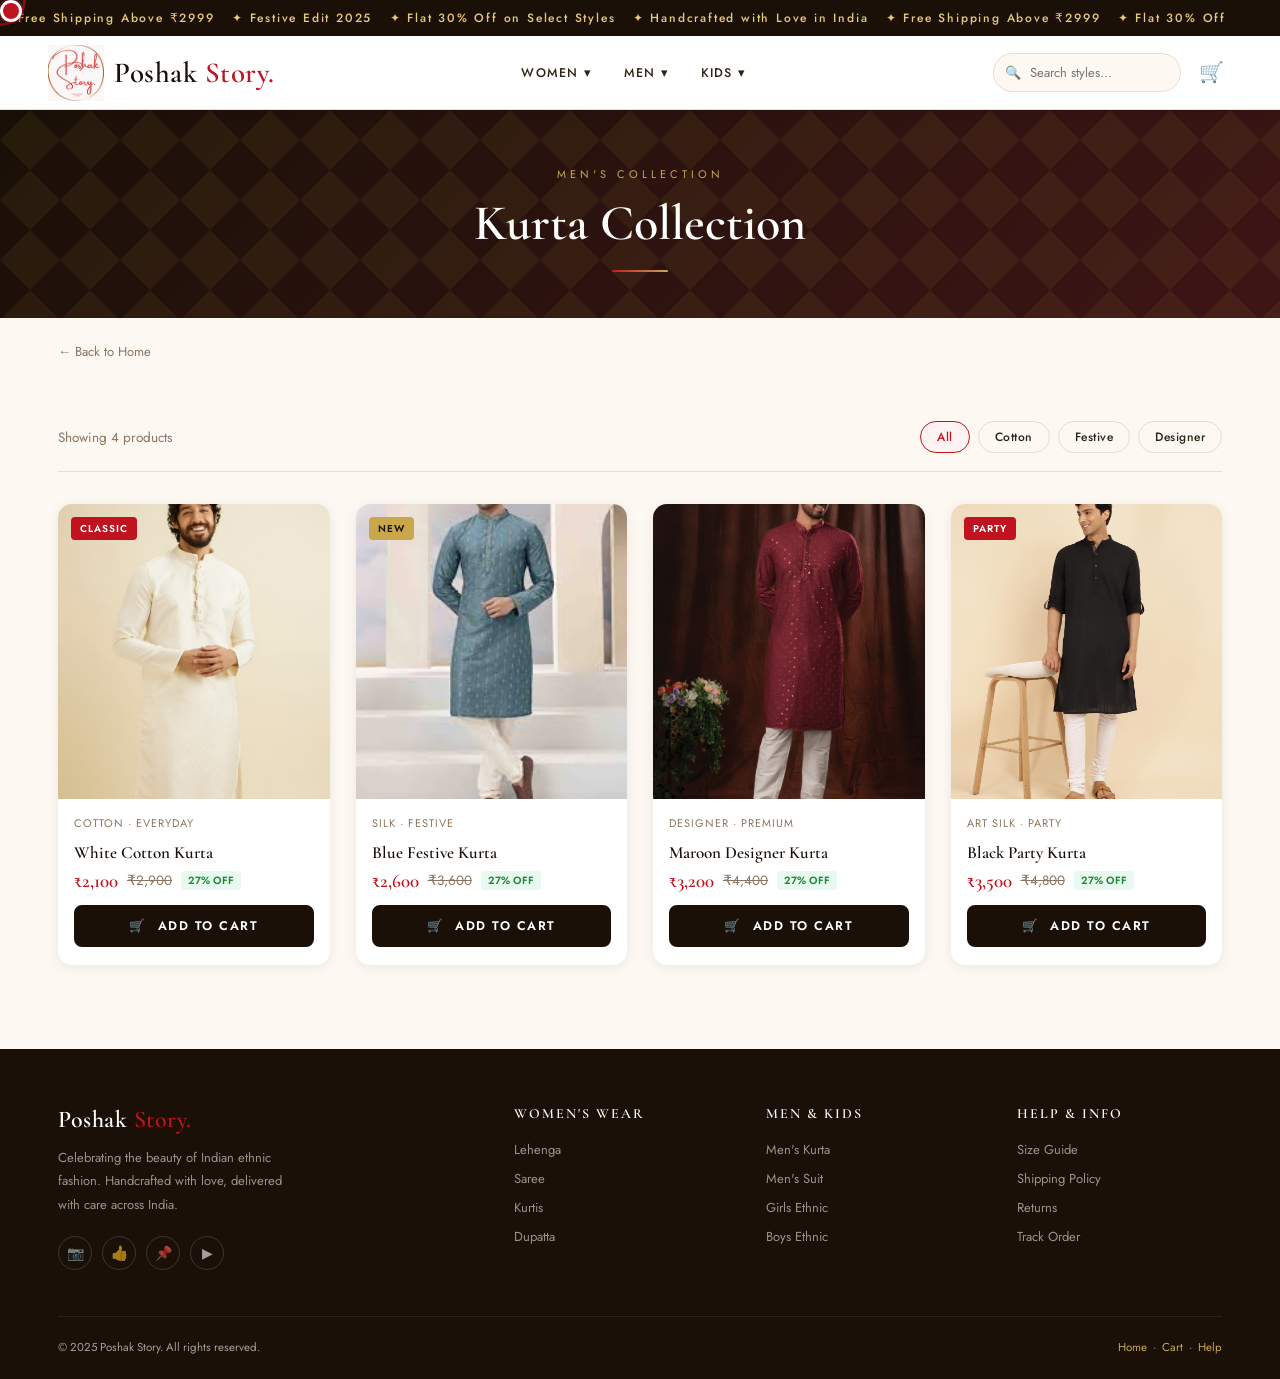
<file: men-kurta.html>
<!DOCTYPE html>
<html lang="en">
<head>
  <meta charset="UTF-8">
  <meta name="viewport" content="width=device-width, initial-scale=1.0">
  <title>Men's Kurta — Poshak Story</title>
  <link rel="stylesheet" href="style.css">
  <link href="https://fonts.googleapis.com/css2?family=Cormorant+Garamond:ital,wght@0,300;0,400;0,600;0,700;1,300;1,400&family=Jost:wght@300;400;500;600&display=swap" rel="stylesheet">
</head>
<body>
<div class="cursor"></div><div class="cursor-follower"></div>
<div class="announcement-bar"><span>&#10022; Free Shipping Above &#8377;2999 &nbsp;&nbsp;&#10022; Festive Edit 2025 &nbsp;&nbsp;&#10022; Flat 30% Off on Select Styles &nbsp;&nbsp;&#10022; Handcrafted with Love in India &nbsp;&nbsp;&#10022; Free Shipping Above &#8377;2999 &nbsp;&nbsp;&#10022; Flat 30% Off</span></div>

<header class="topbar">
  <a href="index.html" class="logo-area">
    <img src="images/Red White Minimal Calligraphy Typography Fashion Store Logo.png" class="logo" alt="Poshak Story">
    <span class="brand">Poshak <em>Story.</em></span>
  </a>
  <nav class="nav-links">
    <div class="dropdown">
      <a href="#">Women &#9662;</a>
      <div class="dropdown-menu">
        <a href="women-lehenga.html">&#9670;&nbsp; Lehenga</a>
        <a href="women-saree.html">&#9670;&nbsp; Saree</a>
      </div>
    </div>
    <div class="dropdown">
      <a href="#">Men &#9662;</a>
      <div class="dropdown-menu">
        <a href="men-kurta.html">&#9670;&nbsp; Kurta</a>
        <a href="men-suit.html">&#9670;&nbsp; Suit</a>
      </div>
    </div>
    <div class="dropdown">
      <a href="#">Kids &#9662;</a>
      <div class="dropdown-menu">
        <a href="kids-female.html">&#9670;&nbsp; Girls</a>
        <a href="kids-male.html">&#9670;&nbsp; Boys</a>
      </div>
    </div>
  </nav>
  <div class="right-icons">
    <div class="search-wrapper">
      <span class="search-icon">&#128269;</span>
      <input type="text" placeholder="Search styles..." class="search-box">
    </div>
    <a href="cart.html" class="icon-btn">&#128722;<span class="cart-count"></span></a>
  </div>
</header>

<div class="page-header">
  <span class="eyebrow">Men's Collection</span>
  <h1 class="page-title">Kurta Collection</h1>
  <div class="page-title-line"></div>
</div>
<a href="index.html" class="back-nav">← Back to Home</a>

<section class="products-section">
  <div class="filter-bar">
    <span class="result-count">Showing 4 products</span>
    <div class="filter-group">
      <button class="filter-chip active">All</button>
      <button class="filter-chip">Cotton</button>
      <button class="filter-chip">Festive</button>
      <button class="filter-chip">Designer</button>
    </div>
  </div>
  <div class="product-grid">

    <div class="product-card">
      <div class="product-img-wrap">
        <img src="images/whitekurta.png" alt="White Cotton Kurta">
        <div class="product-badge">Classic</div>
        <div class="product-actions"><button class="action-btn">♡</button><button class="action-btn">👁</button></div>
      </div>
      <div class="product-info">
        <div class="product-sub">Cotton · Everyday</div>
        <h3>White Cotton Kurta</h3>
        <div class="price-row"><span class="price">₹2,100</span><span class="price-old">₹2,900</span><span class="price-discount">27% OFF</span></div>
        <button class="cart-btn" onclick="addToCart('White Cotton Kurta', 2100, this)">🛒 &nbsp;Add to Cart</button>
      </div>
    </div>

    <div class="product-card">
      <div class="product-img-wrap">
        <img src="images/bluekurta.png" alt="Blue Festive Kurta">
        <div class="product-badge gold">New</div>
        <div class="product-actions"><button class="action-btn">♡</button><button class="action-btn">👁</button></div>
      </div>
      <div class="product-info">
        <div class="product-sub">Silk · Festive</div>
        <h3>Blue Festive Kurta</h3>
        <div class="price-row"><span class="price">₹2,600</span><span class="price-old">₹3,600</span><span class="price-discount">27% OFF</span></div>
        <button class="cart-btn" onclick="addToCart('Blue Festive Kurta', 2600, this)">🛒 &nbsp;Add to Cart</button>
      </div>
    </div>

    <div class="product-card">
      <div class="product-img-wrap">
        <img src="images/maroonkurta.png" alt="Maroon Designer Kurta">
        <div class="product-actions"><button class="action-btn">♡</button><button class="action-btn">👁</button></div>
      </div>
      <div class="product-info">
        <div class="product-sub">Designer · Premium</div>
        <h3>Maroon Designer Kurta</h3>
        <div class="price-row"><span class="price">₹3,200</span><span class="price-old">₹4,400</span><span class="price-discount">27% OFF</span></div>
        <button class="cart-btn" onclick="addToCart('Maroon Designer Kurta', 3200, this)">🛒 &nbsp;Add to Cart</button>
      </div>
    </div>

    <div class="product-card">
      <div class="product-img-wrap">
        <img src="images/blackurta.png" alt="Black Party Kurta">
        <div class="product-badge">Party</div>
        <div class="product-actions"><button class="action-btn">♡</button><button class="action-btn">👁</button></div>
      </div>
      <div class="product-info">
        <div class="product-sub">Art Silk · Party</div>
        <h3>Black Party Kurta</h3>
        <div class="price-row"><span class="price">₹3,500</span><span class="price-old">₹4,800</span><span class="price-discount">27% OFF</span></div>
        <button class="cart-btn" onclick="addToCart('Black Party Kurta', 3500, this)">🛒 &nbsp;Add to Cart</button>
      </div>
    </div>

  </div>
</section>

<footer>
  <div class="footer-grid">
    <div class="footer-brand">
      <span class="brand">Poshak <em>Story.</em></span>
      <p>Celebrating the beauty of Indian ethnic fashion. Handcrafted with love, delivered with care across India.</p>
      <div class="footer-social">
        <a href="#" class="social-btn">&#128247;</a>
        <a href="#" class="social-btn">&#128077;</a>
        <a href="#" class="social-btn">&#128204;</a>
        <a href="#" class="social-btn">&#9654;</a>
      </div>
    </div>
    <div class="footer-col">
      <h4>Women's Wear</h4>
      <a href="women-lehenga.html">Lehenga</a>
      <a href="women-saree.html">Saree</a>
      <a href="#">Kurtis</a>
      <a href="#">Dupatta</a>
    </div>
    <div class="footer-col">
      <h4>Men &amp; Kids</h4>
      <a href="men-kurta.html">Men's Kurta</a>
      <a href="men-suit.html">Men's Suit</a>
      <a href="kids-female.html">Girls Ethnic</a>
      <a href="kids-male.html">Boys Ethnic</a>
    </div>
    <div class="footer-col">
      <h4>Help &amp; Info</h4>
      <a href="#">Size Guide</a>
      <a href="#">Shipping Policy</a>
      <a href="#">Returns</a>
      <a href="cart.html">Track Order</a>
    </div>
  </div>
  <div class="footer-bottom">
    <span>&#169; 2025 Poshak Story. All rights reserved.</span>
    <span><a href="index.html">Home</a> &nbsp;&#183;&nbsp; <a href="cart.html">Cart</a> &nbsp;&#183;&nbsp; <a href="#">Help</a></span>
  </div>
</footer>
<button class="scroll-top" onclick="scrollToTop()">↑</button>
<script src="script.js"></script>
<script>document.querySelectorAll('.filter-chip').forEach(c=>c.addEventListener('click',function(){document.querySelectorAll('.filter-chip').forEach(x=>x.classList.remove('active'));this.classList.add('active');}))</script>
</body>
</html>
</file>
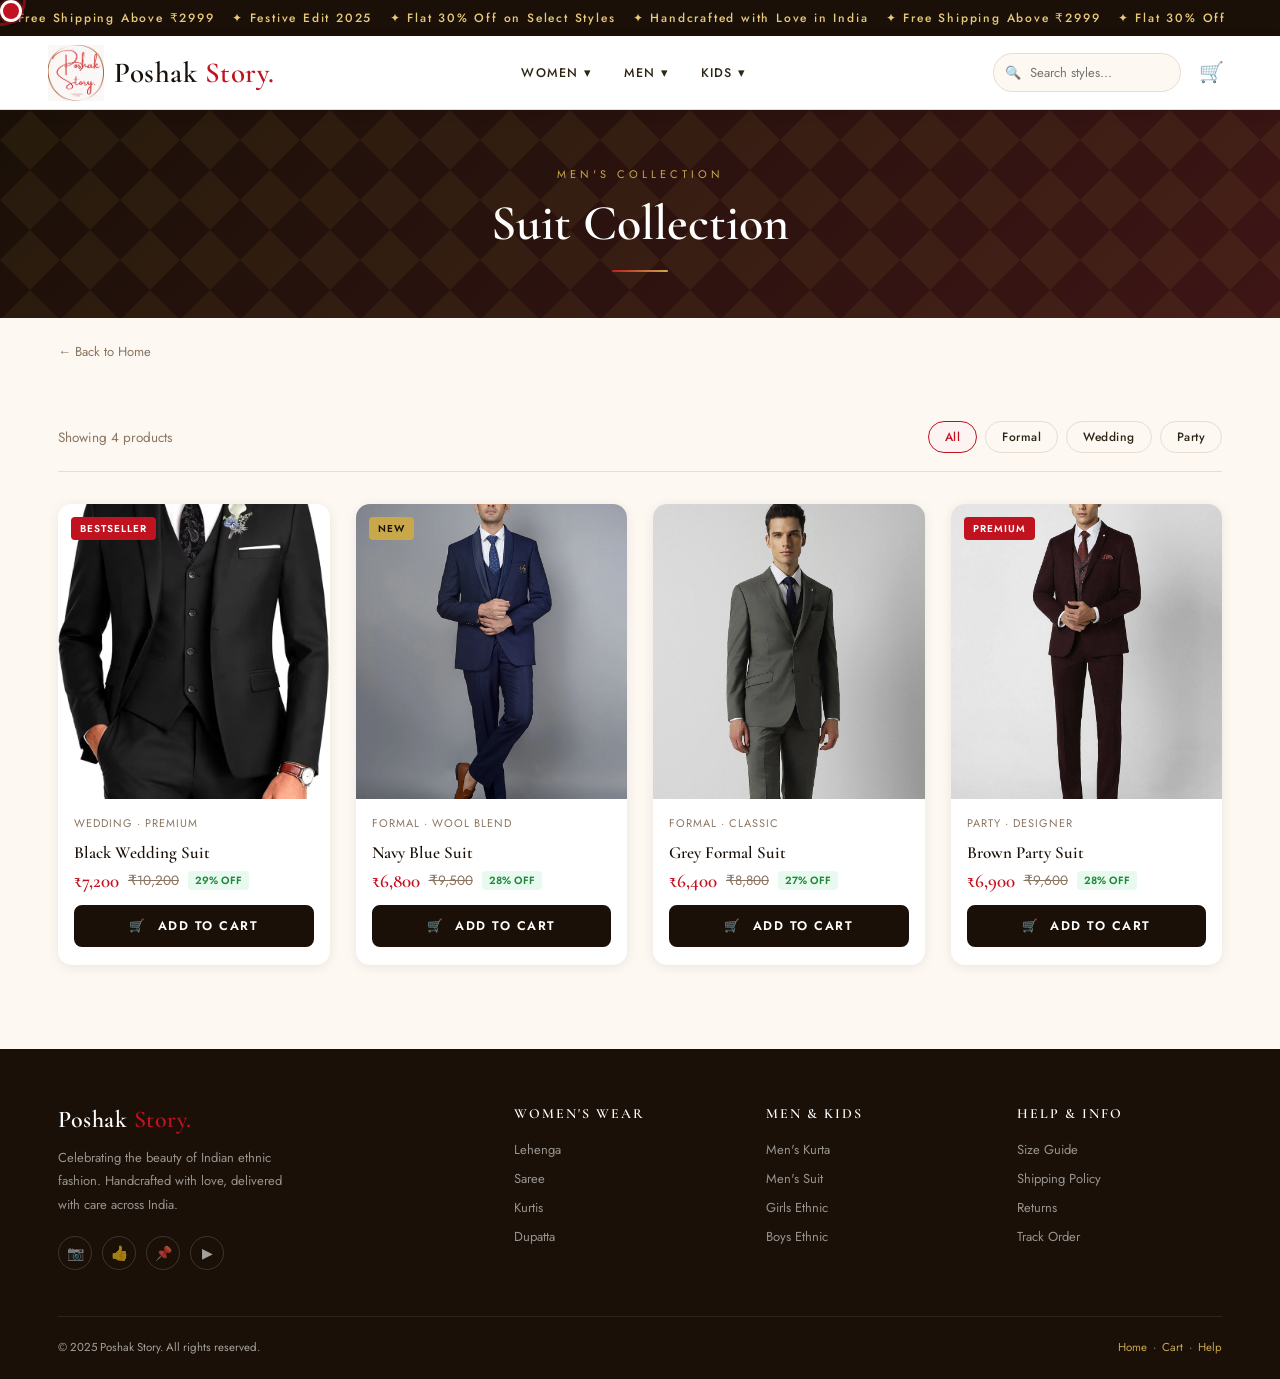
<file: men-suit.html>
<!DOCTYPE html>
<html lang="en">
<head>
  <meta charset="UTF-8">
  <meta name="viewport" content="width=device-width, initial-scale=1.0">
  <title>Men's Suits — Poshak Story</title>
  <link rel="stylesheet" href="style.css">
  <link href="https://fonts.googleapis.com/css2?family=Cormorant+Garamond:ital,wght@0,300;0,400;0,600;0,700;1,300;1,400&family=Jost:wght@300;400;500;600&display=swap" rel="stylesheet">
</head>
<body>
<div class="cursor"></div><div class="cursor-follower"></div>
<div class="announcement-bar"><span>&#10022; Free Shipping Above &#8377;2999 &nbsp;&nbsp;&#10022; Festive Edit 2025 &nbsp;&nbsp;&#10022; Flat 30% Off on Select Styles &nbsp;&nbsp;&#10022; Handcrafted with Love in India &nbsp;&nbsp;&#10022; Free Shipping Above &#8377;2999 &nbsp;&nbsp;&#10022; Flat 30% Off</span></div>

<header class="topbar">
  <a href="index.html" class="logo-area">
    <img src="images/Red White Minimal Calligraphy Typography Fashion Store Logo.png" class="logo" alt="Poshak Story">
    <span class="brand">Poshak <em>Story.</em></span>
  </a>
  <nav class="nav-links">
    <div class="dropdown">
      <a href="#">Women &#9662;</a>
      <div class="dropdown-menu">
        <a href="women-lehenga.html">&#9670;&nbsp; Lehenga</a>
        <a href="women-saree.html">&#9670;&nbsp; Saree</a>
      </div>
    </div>
    <div class="dropdown">
      <a href="#">Men &#9662;</a>
      <div class="dropdown-menu">
        <a href="men-kurta.html">&#9670;&nbsp; Kurta</a>
        <a href="men-suit.html">&#9670;&nbsp; Suit</a>
      </div>
    </div>
    <div class="dropdown">
      <a href="#">Kids &#9662;</a>
      <div class="dropdown-menu">
        <a href="kids-female.html">&#9670;&nbsp; Girls</a>
        <a href="kids-male.html">&#9670;&nbsp; Boys</a>
      </div>
    </div>
  </nav>
  <div class="right-icons">
    <div class="search-wrapper">
      <span class="search-icon">&#128269;</span>
      <input type="text" placeholder="Search styles..." class="search-box">
    </div>
    <a href="cart.html" class="icon-btn">&#128722;<span class="cart-count"></span></a>
  </div>
</header>

<div class="page-header">
  <span class="eyebrow">Men's Collection</span>
  <h1 class="page-title">Suit Collection</h1>
  <div class="page-title-line"></div>
</div>
<a href="index.html" class="back-nav">← Back to Home</a>

<section class="products-section">
  <div class="filter-bar">
    <span class="result-count">Showing 4 products</span>
    <div class="filter-group">
      <button class="filter-chip active">All</button>
      <button class="filter-chip">Formal</button>
      <button class="filter-chip">Wedding</button>
      <button class="filter-chip">Party</button>
    </div>
  </div>
  <div class="product-grid">

    <div class="product-card">
      <div class="product-img-wrap">
        <img src="images/blacksuit.png" alt="Black Wedding Suit">
        <div class="product-badge">Bestseller</div>
        <div class="product-actions"><button class="action-btn">♡</button><button class="action-btn">👁</button></div>
      </div>
      <div class="product-info">
        <div class="product-sub">Wedding · Premium</div>
        <h3>Black Wedding Suit</h3>
        <div class="price-row"><span class="price">₹7,200</span><span class="price-old">₹10,200</span><span class="price-discount">29% OFF</span></div>
        <button class="cart-btn" onclick="addToCart('Black Wedding Suit', 7200, this)">🛒 &nbsp;Add to Cart</button>
      </div>
    </div>

    <div class="product-card">
      <div class="product-img-wrap">
        <img src="images/bluesuit.png" alt="Navy Blue Suit">
        <div class="product-badge gold">New</div>
        <div class="product-actions"><button class="action-btn">♡</button><button class="action-btn">👁</button></div>
      </div>
      <div class="product-info">
        <div class="product-sub">Formal · Wool Blend</div>
        <h3>Navy Blue Suit</h3>
        <div class="price-row"><span class="price">₹6,800</span><span class="price-old">₹9,500</span><span class="price-discount">28% OFF</span></div>
        <button class="cart-btn" onclick="addToCart('Navy Blue Suit', 6800, this)">🛒 &nbsp;Add to Cart</button>
      </div>
    </div>

    <div class="product-card">
      <div class="product-img-wrap">
        <img src="images/greysuit.png" alt="Grey Formal Suit">
        <div class="product-actions"><button class="action-btn">♡</button><button class="action-btn">👁</button></div>
      </div>
      <div class="product-info">
        <div class="product-sub">Formal · Classic</div>
        <h3>Grey Formal Suit</h3>
        <div class="price-row"><span class="price">₹6,400</span><span class="price-old">₹8,800</span><span class="price-discount">27% OFF</span></div>
        <button class="cart-btn" onclick="addToCart('Grey Formal Suit', 6400, this)">🛒 &nbsp;Add to Cart</button>
      </div>
    </div>

    <div class="product-card">
      <div class="product-img-wrap">
        <img src="images/brownsuit.png" alt="Brown Party Suit">
        <div class="product-badge">Premium</div>
        <div class="product-actions"><button class="action-btn">♡</button><button class="action-btn">👁</button></div>
      </div>
      <div class="product-info">
        <div class="product-sub">Party · Designer</div>
        <h3>Brown Party Suit</h3>
        <div class="price-row"><span class="price">₹6,900</span><span class="price-old">₹9,600</span><span class="price-discount">28% OFF</span></div>
        <button class="cart-btn" onclick="addToCart('Brown Party Suit', 6900, this)">🛒 &nbsp;Add to Cart</button>
      </div>
    </div>

  </div>
</section>

<footer>
  <div class="footer-grid">
    <div class="footer-brand">
      <span class="brand">Poshak <em>Story.</em></span>
      <p>Celebrating the beauty of Indian ethnic fashion. Handcrafted with love, delivered with care across India.</p>
      <div class="footer-social">
        <a href="#" class="social-btn">&#128247;</a>
        <a href="#" class="social-btn">&#128077;</a>
        <a href="#" class="social-btn">&#128204;</a>
        <a href="#" class="social-btn">&#9654;</a>
      </div>
    </div>
    <div class="footer-col">
      <h4>Women's Wear</h4>
      <a href="women-lehenga.html">Lehenga</a>
      <a href="women-saree.html">Saree</a>
      <a href="#">Kurtis</a>
      <a href="#">Dupatta</a>
    </div>
    <div class="footer-col">
      <h4>Men &amp; Kids</h4>
      <a href="men-kurta.html">Men's Kurta</a>
      <a href="men-suit.html">Men's Suit</a>
      <a href="kids-female.html">Girls Ethnic</a>
      <a href="kids-male.html">Boys Ethnic</a>
    </div>
    <div class="footer-col">
      <h4>Help &amp; Info</h4>
      <a href="#">Size Guide</a>
      <a href="#">Shipping Policy</a>
      <a href="#">Returns</a>
      <a href="cart.html">Track Order</a>
    </div>
  </div>
  <div class="footer-bottom">
    <span>&#169; 2025 Poshak Story. All rights reserved.</span>
    <span><a href="index.html">Home</a> &nbsp;&#183;&nbsp; <a href="cart.html">Cart</a> &nbsp;&#183;&nbsp; <a href="#">Help</a></span>
  </div>
</footer>
<button class="scroll-top" onclick="scrollToTop()">↑</button>
<script src="script.js"></script>
<script>document.querySelectorAll('.filter-chip').forEach(c=>c.addEventListener('click',function(){document.querySelectorAll('.filter-chip').forEach(x=>x.classList.remove('active'));this.classList.add('active');}))</script>
</body>
</html>
</file>
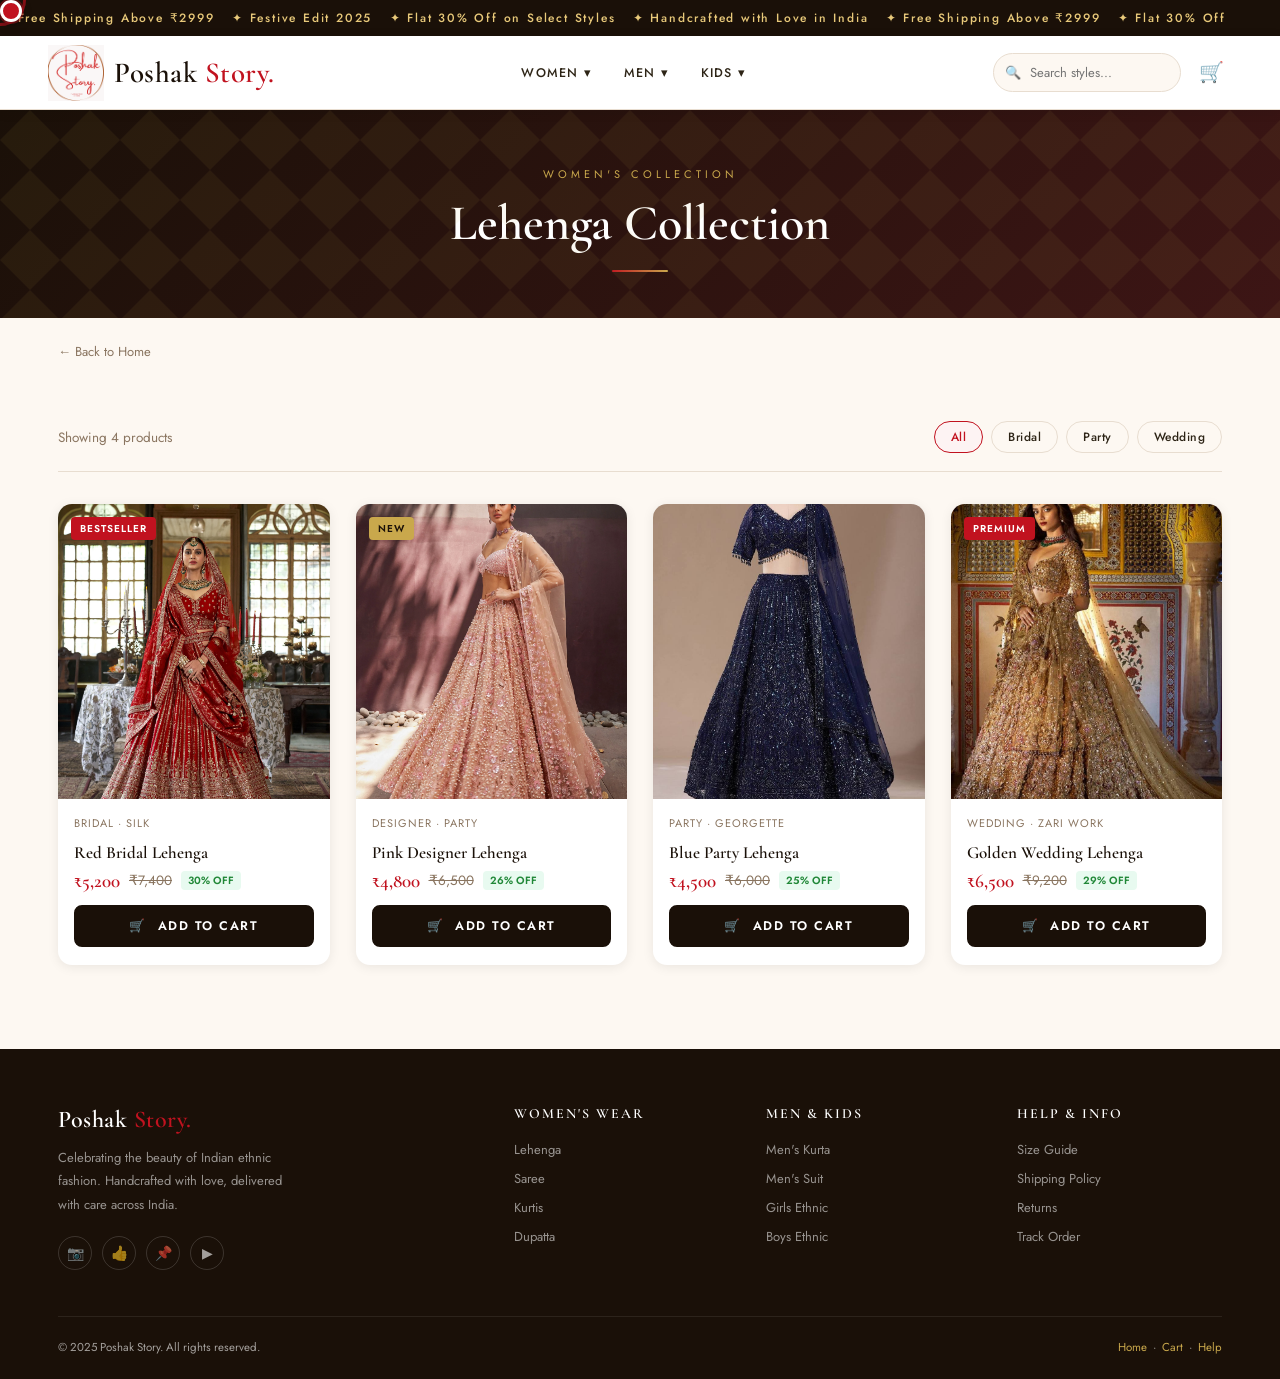
<file: women-lehenga-2.html>
<!DOCTYPE html>
<html lang="en">
<head>
  <meta charset="UTF-8">
  <meta name="viewport" content="width=device-width, initial-scale=1.0">
  <title>Lehenga Collection — Poshak Story</title>
  <link rel="stylesheet" href="style.css">
  <link href="https://fonts.googleapis.com/css2?family=Cormorant+Garamond:ital,wght@0,300;0,400;0,600;0,700;1,300;1,400&family=Jost:wght@300;400;500;600&display=swap" rel="stylesheet">
</head>
<body>

<div class="cursor"></div>
<div class="cursor-follower"></div>

<div class="announcement-bar"><span>&#10022; Free Shipping Above &#8377;2999 &nbsp;&nbsp;&#10022; Festive Edit 2025 &nbsp;&nbsp;&#10022; Flat 30% Off on Select Styles &nbsp;&nbsp;&#10022; Handcrafted with Love in India &nbsp;&nbsp;&#10022; Free Shipping Above &#8377;2999 &nbsp;&nbsp;&#10022; Flat 30% Off</span></div>

<header class="topbar">
  <a href="index.html" class="logo-area">
    <img src="images/Red White Minimal Calligraphy Typography Fashion Store Logo.png" class="logo" alt="Poshak Story">
    <span class="brand">Poshak <em>Story.</em></span>
  </a>
  <nav class="nav-links">
    <div class="dropdown">
      <a href="#">Women &#9662;</a>
      <div class="dropdown-menu">
        <a href="women-lehenga.html">&#9670;&nbsp; Lehenga</a>
        <a href="women-saree.html">&#9670;&nbsp; Saree</a>
      </div>
    </div>
    <div class="dropdown">
      <a href="#">Men &#9662;</a>
      <div class="dropdown-menu">
        <a href="men-kurta.html">&#9670;&nbsp; Kurta</a>
        <a href="men-suit.html">&#9670;&nbsp; Suit</a>
      </div>
    </div>
    <div class="dropdown">
      <a href="#">Kids &#9662;</a>
      <div class="dropdown-menu">
        <a href="kids-female.html">&#9670;&nbsp; Girls</a>
        <a href="kids-male.html">&#9670;&nbsp; Boys</a>
      </div>
    </div>
  </nav>
  <div class="right-icons">
    <div class="search-wrapper">
      <span class="search-icon">&#128269;</span>
      <input type="text" placeholder="Search styles..." class="search-box">
    </div>
    <a href="cart.html" class="icon-btn">&#128722;<span class="cart-count"></span></a>
  </div>
</header>

<div class="page-header">
  <span class="eyebrow">Women's Collection</span>
  <h1 class="page-title">Lehenga Collection</h1>
  <div class="page-title-line"></div>
</div>

<a href="index.html" class="back-nav">← Back to Home</a>

<section class="products-section">
  <div class="filter-bar">
    <span class="result-count">Showing 4 products</span>
    <div class="filter-group">
      <button class="filter-chip active">All</button>
      <button class="filter-chip">Bridal</button>
      <button class="filter-chip">Party</button>
      <button class="filter-chip">Wedding</button>
    </div>
  </div>

  <div class="product-grid">

    <div class="product-card">
      <div class="product-img-wrap">
        <img src="images/redlehnga.png" alt="Red Bridal Lehenga">
        <div class="product-badge">Bestseller</div>
        <div class="product-actions">
          <button class="action-btn" title="Wishlist" onclick="showToastMsg('Added to wishlist!')">♡</button>
          <button class="action-btn" title="Quick View">👁</button>
        </div>
      </div>
      <div class="product-info">
        <div class="product-sub">Bridal · Silk</div>
        <h3>Red Bridal Lehenga</h3>
        <div class="price-row">
          <span class="price">₹5,200</span>
          <span class="price-old">₹7,400</span>
          <span class="price-discount">30% OFF</span>
        </div>
        <button class="cart-btn" onclick="addToCart('Red Bridal Lehenga', 5200, this)">🛒 &nbsp;Add to Cart</button>
      </div>
    </div>

    <div class="product-card">
      <div class="product-img-wrap">
        <img src="images/pinklehnga.png" alt="Pink Designer Lehenga">
        <div class="product-badge gold">New</div>
        <div class="product-actions">
          <button class="action-btn" title="Wishlist">♡</button>
          <button class="action-btn" title="Quick View">👁</button>
        </div>
      </div>
      <div class="product-info">
        <div class="product-sub">Designer · Party</div>
        <h3>Pink Designer Lehenga</h3>
        <div class="price-row">
          <span class="price">₹4,800</span>
          <span class="price-old">₹6,500</span>
          <span class="price-discount">26% OFF</span>
        </div>
        <button class="cart-btn" onclick="addToCart('Pink Designer Lehenga', 4800, this)">🛒 &nbsp;Add to Cart</button>
      </div>
    </div>

    <div class="product-card">
      <div class="product-img-wrap">
        <img src="images/bluelehnga.png" alt="Blue Party Lehenga">
        <div class="product-actions">
          <button class="action-btn" title="Wishlist">♡</button>
          <button class="action-btn" title="Quick View">👁</button>
        </div>
      </div>
      <div class="product-info">
        <div class="product-sub">Party · Georgette</div>
        <h3>Blue Party Lehenga</h3>
        <div class="price-row">
          <span class="price">₹4,500</span>
          <span class="price-old">₹6,000</span>
          <span class="price-discount">25% OFF</span>
        </div>
        <button class="cart-btn" onclick="addToCart('Blue Party Lehenga', 4500, this)">🛒 &nbsp;Add to Cart</button>
      </div>
    </div>

    <div class="product-card">
      <div class="product-img-wrap">
        <img src="images/goldenlehnga.png" alt="Golden Wedding Lehenga">
        <div class="product-badge">Premium</div>
        <div class="product-actions">
          <button class="action-btn" title="Wishlist">♡</button>
          <button class="action-btn" title="Quick View">👁</button>
        </div>
      </div>
      <div class="product-info">
        <div class="product-sub">Wedding · Zari Work</div>
        <h3>Golden Wedding Lehenga</h3>
        <div class="price-row">
          <span class="price">₹6,500</span>
          <span class="price-old">₹9,200</span>
          <span class="price-discount">29% OFF</span>
        </div>
        <button class="cart-btn" onclick="addToCart('Golden Wedding Lehenga', 6500, this)">🛒 &nbsp;Add to Cart</button>
      </div>
    </div>

  </div>
</section>

<footer>
  <div class="footer-grid">
    <div class="footer-brand">
      <span class="brand">Poshak <em>Story.</em></span>
      <p>Celebrating the beauty of Indian ethnic fashion. Handcrafted with love, delivered with care across India.</p>
      <div class="footer-social">
        <a href="#" class="social-btn">&#128247;</a>
        <a href="#" class="social-btn">&#128077;</a>
        <a href="#" class="social-btn">&#128204;</a>
        <a href="#" class="social-btn">&#9654;</a>
      </div>
    </div>
    <div class="footer-col">
      <h4>Women's Wear</h4>
      <a href="women-lehenga.html">Lehenga</a>
      <a href="women-saree.html">Saree</a>
      <a href="#">Kurtis</a>
      <a href="#">Dupatta</a>
    </div>
    <div class="footer-col">
      <h4>Men &amp; Kids</h4>
      <a href="men-kurta.html">Men's Kurta</a>
      <a href="men-suit.html">Men's Suit</a>
      <a href="kids-female.html">Girls Ethnic</a>
      <a href="kids-male.html">Boys Ethnic</a>
    </div>
    <div class="footer-col">
      <h4>Help &amp; Info</h4>
      <a href="#">Size Guide</a>
      <a href="#">Shipping Policy</a>
      <a href="#">Returns</a>
      <a href="cart.html">Track Order</a>
    </div>
  </div>
  <div class="footer-bottom">
    <span>&#169; 2025 Poshak Story. All rights reserved.</span>
    <span><a href="index.html">Home</a> &nbsp;&#183;&nbsp; <a href="cart.html">Cart</a> &nbsp;&#183;&nbsp; <a href="#">Help</a></span>
  </div>
</footer>

<button class="scroll-top" onclick="scrollToTop()">↑</button>

<script src="script.js"></script>
<script>
function showToastMsg(msg) { showToast(msg); }
document.querySelectorAll('.filter-chip').forEach(chip => {
  chip.addEventListener('click', function() {
    document.querySelectorAll('.filter-chip').forEach(c => c.classList.remove('active'));
    this.classList.add('active');
  });
});
</script>
</body>
</html>
</file>
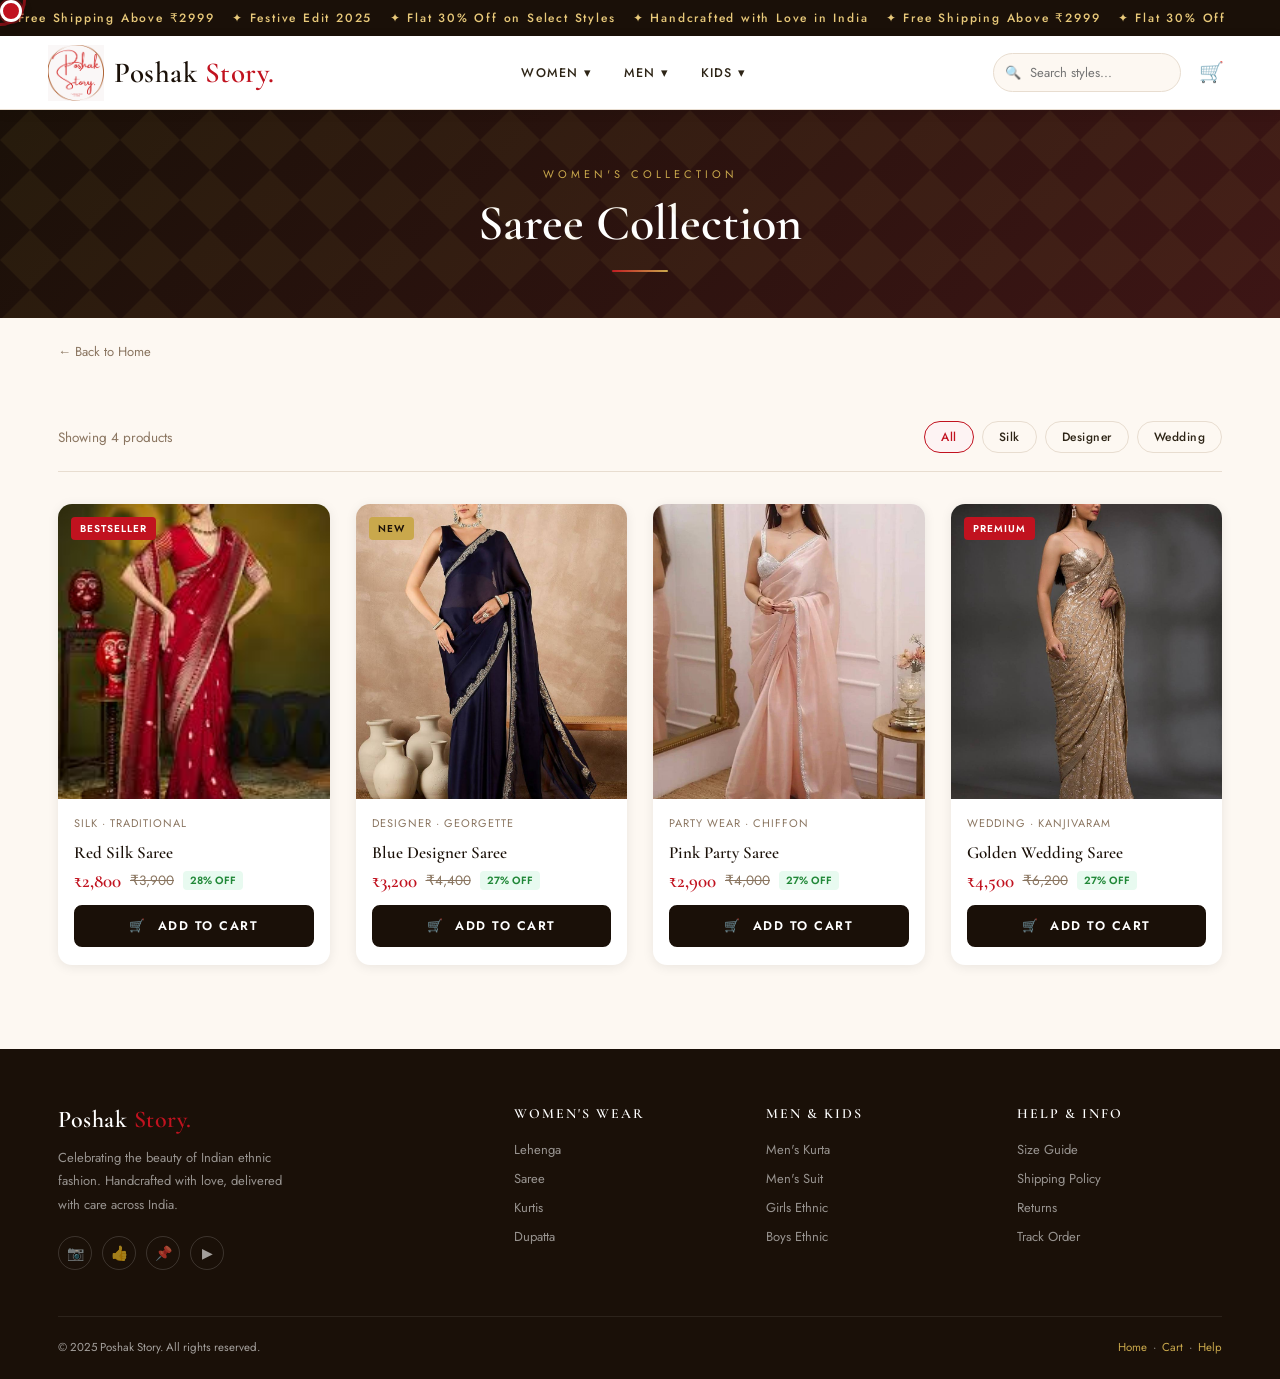
<file: women-saree-2.html>
<!DOCTYPE html>
<html lang="en">
<head>
  <meta charset="UTF-8">
  <meta name="viewport" content="width=device-width, initial-scale=1.0">
  <title>Saree Collection — Poshak Story</title>
  <link rel="stylesheet" href="style.css">
  <link href="https://fonts.googleapis.com/css2?family=Cormorant+Garamond:ital,wght@0,300;0,400;0,600;0,700;1,300;1,400&family=Jost:wght@300;400;500;600&display=swap" rel="stylesheet">
</head>
<body>
<div class="cursor"></div><div class="cursor-follower"></div>
<div class="announcement-bar"><span>&#10022; Free Shipping Above &#8377;2999 &nbsp;&nbsp;&#10022; Festive Edit 2025 &nbsp;&nbsp;&#10022; Flat 30% Off on Select Styles &nbsp;&nbsp;&#10022; Handcrafted with Love in India &nbsp;&nbsp;&#10022; Free Shipping Above &#8377;2999 &nbsp;&nbsp;&#10022; Flat 30% Off</span></div>

<header class="topbar">
  <a href="index.html" class="logo-area">
    <img src="images/Red White Minimal Calligraphy Typography Fashion Store Logo.png" class="logo" alt="Poshak Story">
    <span class="brand">Poshak <em>Story.</em></span>
  </a>
  <nav class="nav-links">
    <div class="dropdown">
      <a href="#">Women &#9662;</a>
      <div class="dropdown-menu">
        <a href="women-lehenga.html">&#9670;&nbsp; Lehenga</a>
        <a href="women-saree.html">&#9670;&nbsp; Saree</a>
      </div>
    </div>
    <div class="dropdown">
      <a href="#">Men &#9662;</a>
      <div class="dropdown-menu">
        <a href="men-kurta.html">&#9670;&nbsp; Kurta</a>
        <a href="men-suit.html">&#9670;&nbsp; Suit</a>
      </div>
    </div>
    <div class="dropdown">
      <a href="#">Kids &#9662;</a>
      <div class="dropdown-menu">
        <a href="kids-female.html">&#9670;&nbsp; Girls</a>
        <a href="kids-male.html">&#9670;&nbsp; Boys</a>
      </div>
    </div>
  </nav>
  <div class="right-icons">
    <div class="search-wrapper">
      <span class="search-icon">&#128269;</span>
      <input type="text" placeholder="Search styles..." class="search-box">
    </div>
    <a href="cart.html" class="icon-btn">&#128722;<span class="cart-count"></span></a>
  </div>
</header>

<div class="page-header">
  <span class="eyebrow">Women's Collection</span>
  <h1 class="page-title">Saree Collection</h1>
  <div class="page-title-line"></div>
</div>
<a href="index.html" class="back-nav">← Back to Home</a>

<section class="products-section">
  <div class="filter-bar">
    <span class="result-count">Showing 4 products</span>
    <div class="filter-group">
      <button class="filter-chip active">All</button>
      <button class="filter-chip">Silk</button>
      <button class="filter-chip">Designer</button>
      <button class="filter-chip">Wedding</button>
    </div>
  </div>
  <div class="product-grid">

    <div class="product-card">
      <div class="product-img-wrap">
        <img src="images/redsaree.png" alt="Red Silk Saree">
        <div class="product-badge">Bestseller</div>
        <div class="product-actions"><button class="action-btn">♡</button><button class="action-btn">👁</button></div>
      </div>
      <div class="product-info">
        <div class="product-sub">Silk · Traditional</div>
        <h3>Red Silk Saree</h3>
        <div class="price-row"><span class="price">₹2,800</span><span class="price-old">₹3,900</span><span class="price-discount">28% OFF</span></div>
        <button class="cart-btn" onclick="addToCart('Red Silk Saree', 2800, this)">🛒 &nbsp;Add to Cart</button>
      </div>
    </div>

    <div class="product-card">
      <div class="product-img-wrap">
        <img src="images/bluesaree.png" alt="Blue Designer Saree">
        <div class="product-badge gold">New</div>
        <div class="product-actions"><button class="action-btn">♡</button><button class="action-btn">👁</button></div>
      </div>
      <div class="product-info">
        <div class="product-sub">Designer · Georgette</div>
        <h3>Blue Designer Saree</h3>
        <div class="price-row"><span class="price">₹3,200</span><span class="price-old">₹4,400</span><span class="price-discount">27% OFF</span></div>
        <button class="cart-btn" onclick="addToCart('Blue Designer Saree', 3200, this)">🛒 &nbsp;Add to Cart</button>
      </div>
    </div>

    <div class="product-card">
      <div class="product-img-wrap">
        <img src="images/pinksaree.png" alt="Pink Party Saree">
        <div class="product-actions"><button class="action-btn">♡</button><button class="action-btn">👁</button></div>
      </div>
      <div class="product-info">
        <div class="product-sub">Party Wear · Chiffon</div>
        <h3>Pink Party Saree</h3>
        <div class="price-row"><span class="price">₹2,900</span><span class="price-old">₹4,000</span><span class="price-discount">27% OFF</span></div>
        <button class="cart-btn" onclick="addToCart('Pink Party Saree', 2900, this)">🛒 &nbsp;Add to Cart</button>
      </div>
    </div>

    <div class="product-card">
      <div class="product-img-wrap">
        <img src="images/goldensaree.png" alt="Golden Wedding Saree">
        <div class="product-badge">Premium</div>
        <div class="product-actions"><button class="action-btn">♡</button><button class="action-btn">👁</button></div>
      </div>
      <div class="product-info">
        <div class="product-sub">Wedding · Kanjivaram</div>
        <h3>Golden Wedding Saree</h3>
        <div class="price-row"><span class="price">₹4,500</span><span class="price-old">₹6,200</span><span class="price-discount">27% OFF</span></div>
        <button class="cart-btn" onclick="addToCart('Golden Wedding Saree', 4500, this)">🛒 &nbsp;Add to Cart</button>
      </div>
    </div>

  </div>
</section>

<footer>
  <div class="footer-grid">
    <div class="footer-brand">
      <span class="brand">Poshak <em>Story.</em></span>
      <p>Celebrating the beauty of Indian ethnic fashion. Handcrafted with love, delivered with care across India.</p>
      <div class="footer-social">
        <a href="#" class="social-btn">&#128247;</a>
        <a href="#" class="social-btn">&#128077;</a>
        <a href="#" class="social-btn">&#128204;</a>
        <a href="#" class="social-btn">&#9654;</a>
      </div>
    </div>
    <div class="footer-col">
      <h4>Women's Wear</h4>
      <a href="women-lehenga.html">Lehenga</a>
      <a href="women-saree.html">Saree</a>
      <a href="#">Kurtis</a>
      <a href="#">Dupatta</a>
    </div>
    <div class="footer-col">
      <h4>Men &amp; Kids</h4>
      <a href="men-kurta.html">Men's Kurta</a>
      <a href="men-suit.html">Men's Suit</a>
      <a href="kids-female.html">Girls Ethnic</a>
      <a href="kids-male.html">Boys Ethnic</a>
    </div>
    <div class="footer-col">
      <h4>Help &amp; Info</h4>
      <a href="#">Size Guide</a>
      <a href="#">Shipping Policy</a>
      <a href="#">Returns</a>
      <a href="cart.html">Track Order</a>
    </div>
  </div>
  <div class="footer-bottom">
    <span>&#169; 2025 Poshak Story. All rights reserved.</span>
    <span><a href="index.html">Home</a> &nbsp;&#183;&nbsp; <a href="cart.html">Cart</a> &nbsp;&#183;&nbsp; <a href="#">Help</a></span>
  </div>
</footer>
<button class="scroll-top" onclick="scrollToTop()">↑</button>
<script src="script.js"></script>
<script>document.querySelectorAll('.filter-chip').forEach(c=>c.addEventListener('click',function(){document.querySelectorAll('.filter-chip').forEach(x=>x.classList.remove('active'));this.classList.add('active');}))</script>
</body>
</html>
</file>
<file: style.css>
/* ═══════════════════════════════════════════════════════════════
   POSHAK STORY — STYLESHEET
   ═══════════════════════════════════════════════════════════════ */

/* ── RESET & BASE ─────────────────────────────────────────────── */
*, *::before, *::after { box-sizing: border-box; margin: 0; padding: 0; cursor: none !important; }
html { scroll-behavior: smooth; }

/* ── CSS CUSTOM PROPERTIES ──────────────────────────────────── */
:root {
  --cr:     #c1121f;    --cr-d: #8b0000;
  --gold:   #c9a84c;    --gold-l: #e8c97a;
  --cream:  #fdf8f2;    --dark: #1a1008;
  --char:   #2d2416;    --muted: #8a7560;
  --bdr:    #e8ddd0;    --wh: #fff;
  --ss: 0 2px 12px rgba(0,0,0,.08);
  --sm: 0 8px 32px rgba(0,0,0,.12);
  --sl: 0 20px 60px rgba(0,0,0,.18);
  --rad: 14px;
  --tr: all .35s cubic-bezier(.4,0,.2,1);
}

body   { font-family:'Jost',sans-serif; background:var(--cream); color:var(--dark); overflow-x:hidden; }
button { font-family:inherit; }
img    { display:block; max-width:100%; }
input, select, textarea { font-family:inherit; }

.page-in { animation:pgIn .38s ease both; }
@keyframes pgIn { from{opacity:0;transform:translateY(16px)} to{opacity:1;transform:translateY(0)} }

/* ══════════════════════════════════════════════════════════════
   CUSTOM CURSOR — BIG, BOLD, ALWAYS VISIBLE
   ══════════════════════════════════════════════════════════════ */

/* Dot — 20px solid crimson with white border so it shows on any background */
.cursor {
  width: 22px;
  height: 22px;
  background: #c1121f;
  border: 3px solid #fff;
  border-radius: 50%;
  position: fixed;
  top: 0; left: 0;
  pointer-events: none;
  z-index: 999999;
  will-change: transform;
  box-shadow: 0 0 0 2px rgba(193,18,31,.4), 0 2px 8px rgba(0,0,0,.5);
  transition: width .14s ease, height .14s ease, background .14s ease, border-color .14s ease;
}

.cursor-follower {
  width: 52px;
  height: 52px;
  border: 3px solid #c1121f;
  border-radius: 50%;
  position: fixed;
  top: 0; left: 0;
  pointer-events: none;
  z-index: 999998;
  opacity: .65;
  will-change: transform;
  transition: width .2s ease, height .2s ease, border-color .2s ease, opacity .2s ease;
}

.cursor.hovered {
  width: 14px; height: 14px;
  background: #c9a84c;
  border-color: #fff;
  box-shadow: 0 0 0 2px rgba(201,168,76,.5);
}
.cursor-follower.hovered {
  width: 70px; height: 70px;
  border-color: #c9a84c;
  opacity: 1;
}

.cursor.clicking {
  width: 10px; height: 10px;
  background: #fff;
  border-color: #c1121f;
}
.cursor-follower.clicking {
  width: 32px; height: 32px;
  opacity: 1;
}

/* ══════════════════════════════════════════════════════════════
   ANNOUNCEMENT BAR
   ══════════════════════════════════════════════════════════════ */
.announcement-bar {
  background:var(--dark); color:var(--gold-l);
  padding:9px 0; font-size:12px; letter-spacing:1.8px;
  font-weight:500; overflow:hidden; white-space:nowrap;
}
.announcement-bar span { display:inline-block; animation:ann 36s linear infinite; }
@keyframes ann { from{transform:translateX(100vw)} to{transform:translateX(-100%)} }

/* ══════════════════════════════════════════════════════════════
   TOPBAR
   ══════════════════════════════════════════════════════════════ */
.topbar {
  display:flex; align-items:center; justify-content:space-between;
  padding:0 48px; background:var(--wh); box-shadow:var(--ss);
  position:sticky; top:0; z-index:1000; height:74px;
  border-bottom:1px solid var(--bdr);
}
.logo-area { display:flex; align-items:center; gap:10px; text-decoration:none; }
.logo      { width:56px; height:56px; object-fit:contain; }
.brand     { font-family:'Cormorant Garamond',serif; font-size:29px; font-weight:600; color:var(--dark); letter-spacing:.5px; }
.brand em  { color:var(--cr); font-style:normal; }

.nav-links  { display:flex; gap:4px; align-items:center; }
.dropdown   { position:relative; }
.dropdown>a {
  display:inline-block; color:var(--char);
  font-size:12.5px; font-weight:500; letter-spacing:1.2px; text-transform:uppercase;
  padding:26px 14px; text-decoration:none; transition:var(--tr); position:relative;
}
.dropdown>a::after { content:''; position:absolute; bottom:16px; left:14px; right:14px; height:2px; background:var(--cr); transform:scaleX(0); transition:transform .3s ease; transform-origin:left; }
.dropdown:hover>a        { color:var(--cr); }
.dropdown:hover>a::after { transform:scaleX(1); }

.dropdown-menu {
  display:none; position:absolute; top:100%; left:50%; transform:translateX(-50%);
  background:var(--wh); min-width:190px; box-shadow:var(--sl);
  border-radius:var(--rad); padding:10px 0; border-top:3px solid var(--cr); z-index:999;
}
.dropdown:hover .dropdown-menu { display:block; animation:drop .2s ease; }
@keyframes drop { from{opacity:0;transform:translateX(-50%) translateY(-8px)} to{opacity:1;transform:translateX(-50%) translateY(0)} }
.dropdown-menu a { display:block; padding:11px 22px; font-size:13.5px; color:var(--char); text-decoration:none; transition:var(--tr); }
.dropdown-menu a:hover { background:#fdf3f3; color:var(--cr); padding-left:28px; }

.right-icons { display:flex; align-items:center; gap:11px; }
.search-wrapper { position:relative; display:flex; align-items:center; }
.search-icon { position:absolute; left:12px; color:var(--muted); font-size:13px; pointer-events:none; }
.search-box {
  padding:9px 16px 9px 36px; border-radius:25px;
  border:1.5px solid var(--bdr); background:var(--cream);
  font-size:13px; width:188px; transition:var(--tr); color:var(--dark); outline:none;
}
.search-box:focus { border-color:var(--cr); width:228px; box-shadow:0 0 0 3px rgba(193,18,31,.08); }
.icon-btn {
  position:relative; font-size:20px; width:40px; height:40px;
  display:flex; align-items:center; justify-content:center;
  border-radius:50%; background:none; border:none;
  text-decoration:none; color:var(--dark); transition:var(--tr);
}
.icon-btn:hover { background:#fdf3f3; color:var(--cr); transform:scale(1.1); }
.cart-count {
  position:absolute; top:1px; right:1px; background:var(--cr); color:#fff;
  font-size:10px; font-weight:700; width:17px; height:17px; border-radius:50%;
  display:none; align-items:center; justify-content:center;
}

/* ══════════════════════════════════════════════════════════════
   PAGE HEADER
   ══════════════════════════════════════════════════════════════ */
.page-header {
  background:linear-gradient(135deg,var(--dark) 0%,#3d1515 100%);
  padding:56px 58px 46px; text-align:center; position:relative; overflow:hidden;
}
.page-header::before {
  content:''; position:absolute; inset:0;
  background:url("data:image/svg+xml,%3Csvg width='60' height='60' viewBox='0 0 60 60' xmlns='http://www.w3.org/2000/svg'%3E%3Cg fill='%23c9a84c' fill-opacity='0.07'%3E%3Cpath d='M30 0l30 30-30 30L0 30z'/%3E%3C/g%3E%3C/svg%3E");
  pointer-events:none;
}
.eyebrow    { font-size:11px; letter-spacing:4px; text-transform:uppercase; color:var(--gold); display:block; margin-bottom:11px; }
.page-title { font-family:'Cormorant Garamond',serif; font-size:clamp(28px,5vw,50px); font-weight:600; color:#fff; margin:0; }
.page-title-line { width:56px; height:2px; background:linear-gradient(90deg,var(--cr),var(--gold)); margin:17px auto 0; border-radius:2px; }
.back-nav {
  display:inline-flex; align-items:center; gap:6px; color:var(--muted);
  font-size:13px; margin:24px 58px; border:none; background:none;
  transition:color .2s; text-decoration:none;
}
.back-nav:hover { color:var(--cr); }

/* ══════════════════════════════════════════════════════════════
   PRODUCTS LIST
   ══════════════════════════════════════════════════════════════ */
.products-section { padding:36px 58px 84px; }
.filter-bar {
  display:flex; align-items:center; justify-content:space-between;
  margin-bottom:32px; padding-bottom:18px; border-bottom:1px solid var(--bdr);
  flex-wrap:wrap; gap:10px;
}
.result-count { font-size:13.5px; color:var(--muted); }
.filter-group { display:flex; gap:8px; flex-wrap:wrap; }
.filter-chip {
  padding:6px 16px; border-radius:25px; border:1.5px solid var(--bdr);
  background:transparent; font-size:12px; font-weight:500; color:var(--char);
  transition:var(--tr); letter-spacing:.5px;
}
.filter-chip.active, .filter-chip:hover { border-color:var(--cr); color:var(--cr); background:#fdf3f3; }
.product-grid { display:grid; grid-template-columns:repeat(auto-fill,minmax(235px,1fr)); gap:26px; }

/* Product Card */
.product-card { background:var(--wh); border-radius:var(--rad); overflow:hidden; box-shadow:var(--ss); transition:var(--tr); position:relative; }
.product-card:hover { transform:translateY(-8px); box-shadow:var(--sl); }
.product-img-wrap { position:relative; overflow:hidden; height:295px; background:#f7f0e8; }
.product-img-wrap img { width:100%; height:100%; object-fit:cover; transition:transform .6s ease; }
.product-card:hover .product-img-wrap img { transform:scale(1.06); }
.product-badge { position:absolute; top:13px; left:13px; background:var(--cr); color:#fff; font-size:10px; font-weight:600; letter-spacing:1px; text-transform:uppercase; padding:4px 9px; border-radius:4px; }
.product-badge.gold { background:var(--gold); color:var(--dark); }
.product-actions { position:absolute; top:13px; right:13px; display:flex; flex-direction:column; gap:8px; transform:translateX(52px); opacity:0; transition:var(--tr); }
.product-card:hover .product-actions { transform:translateX(0); opacity:1; }
.action-btn { width:34px; height:34px; background:#fff; border:none; border-radius:50%; display:flex; align-items:center; justify-content:center; font-size:14px; box-shadow:0 2px 8px rgba(0,0,0,.12); transition:var(--tr); }
.action-btn:hover { background:var(--cr); color:#fff; transform:scale(1.1); }
.product-info { padding:16px 16px 18px; }
.product-info h3 { font-family:'Cormorant Garamond',serif; font-size:17px; font-weight:600; color:var(--dark); margin-bottom:5px; line-height:1.3; }
.product-info h3:hover { color:var(--cr); }
.product-sub { font-size:11px; color:var(--muted); letter-spacing:1px; text-transform:uppercase; margin-bottom:11px; }
.price-row { display:flex; align-items:center; gap:9px; margin-bottom:13px; flex-wrap:wrap; }
.price { font-size:19px; font-weight:600; color:var(--cr); font-family:'Cormorant Garamond',serif; }
.price-old { font-size:13.5px; color:var(--muted); text-decoration:line-through; }
.price-discount { font-size:10.5px; background:#e8faf0; color:#218838; padding:2px 7px; border-radius:4px; font-weight:600; }
.cart-btn { width:100%; background:var(--dark); color:#fff; border:2px solid var(--dark); padding:10px 14px; border-radius:8px; font-size:12.5px; font-weight:600; letter-spacing:1.5px; text-transform:uppercase; transition:var(--tr); display:flex; align-items:center; justify-content:center; gap:8px; }
.cart-btn:hover { background:var(--cr); border-color:var(--cr); }
.cart-btn.added { background:#218838; border-color:#218838; }

/* ══════════════════════════════════════════════════════════════
   CART PAGE
   ══════════════════════════════════════════════════════════════ */
.cart-section { padding:44px 58px; max-width:1200px; margin:0 auto; }
.cart-layout  { display:grid; grid-template-columns:1fr 350px; gap:34px; align-items:start; }
.cart-table-wrap { background:#fff; border-radius:var(--rad); box-shadow:var(--ss); overflow:hidden; }
table      { width:100%; border-collapse:collapse; }
thead      { background:linear-gradient(135deg,var(--dark),#3d1515); }
thead th   { padding:15px 18px; text-align:left; color:var(--gold-l); font-family:'Cormorant Garamond',serif; font-size:14px; font-weight:600; letter-spacing:1px; }
tbody tr   { border-bottom:1px solid var(--bdr); transition:background .2s; }
tbody tr:hover { background:#fdf8f2; }
tbody td   { padding:14px 18px; font-size:13.5px; color:var(--char); }
.td-name   { font-family:'Cormorant Garamond',serif; font-size:15px; font-weight:600; color:var(--dark); }
.td-price  { font-weight:600; color:var(--cr); font-size:15px; }
.remove-btn { background:none; border:none; color:var(--muted); font-size:17px; transition:color .2s; }
.remove-btn:hover { color:var(--cr); }
.cart-summary { background:#fff; border-radius:var(--rad); box-shadow:var(--ss); padding:26px; position:sticky; top:94px; }
.cart-summary h3 { font-family:'Cormorant Garamond',serif; font-size:20px; font-weight:600; margin-bottom:20px; padding-bottom:14px; border-bottom:1px solid var(--bdr); color:var(--dark); }
.summary-row { display:flex; justify-content:space-between; margin-bottom:11px; font-size:13.5px; }
.summary-row.total { border-top:1px solid var(--bdr); margin-top:11px; padding-top:11px; font-family:'Cormorant Garamond',serif; font-size:19px; font-weight:700; }
.checkout-btn { width:100%; background:var(--cr); color:#fff; border:none; padding:14px; border-radius:8px; font-size:13.5px; font-weight:600; letter-spacing:2px; text-transform:uppercase; transition:var(--tr); margin-top:18px; }
.checkout-btn:hover { background:var(--cr-d); transform:translateY(-2px); box-shadow:0 8px 20px rgba(193,18,31,.3); }
.continue-link { display:block; text-align:center; color:var(--muted); font-size:13px; margin-top:12px; text-decoration:none; transition:color .2s; }
.continue-link:hover { color:var(--cr); }
.empty-cart { text-align:center; padding:66px 34px; background:#fff; border-radius:var(--rad); box-shadow:var(--ss); max-width:460px; margin:56px auto; }
.empty-icon { font-size:58px; display:block; margin-bottom:16px; }
.empty-cart h3 { font-family:'Cormorant Garamond',serif; font-size:26px; margin-bottom:9px; color:var(--dark); }
.empty-cart p  { color:var(--muted); margin-bottom:22px; font-size:14px; }

/* ══════════════════════════════════════════════════════════════
   FOOTER
   ══════════════════════════════════════════════════════════════ */
footer { background:var(--dark); color:rgba(255,255,255,.6); padding:56px 58px 24px; }
.footer-grid { display:grid; grid-template-columns:2fr 1fr 1fr 1fr; gap:46px; margin-bottom:46px; }
.footer-brand { }
.footer-brand .brand { color:#fff; font-size:24px; display:block; margin-bottom:12px; }
.footer-brand p { font-size:13px; color:rgba(255,255,255,.55); line-height:1.8; max-width:240px; margin-bottom:20px; }
.footer-social { display:flex; gap:10px; }
.social-btn { width:34px; height:34px; border:1px solid rgba(255,255,255,.15); border-radius:50%; background:none; color:rgba(255,255,255,.6); font-size:14px; display:flex; align-items:center; justify-content:center; text-decoration:none; transition:var(--tr); }
.social-btn:hover { border-color:var(--gold); color:var(--gold); background:rgba(201,168,76,.1); }
.footer-col h4 { font-family:'Cormorant Garamond',serif; font-size:14px; font-weight:600; color:#fff; letter-spacing:2px; text-transform:uppercase; margin-bottom:18px; }
.footer-col a { display:block; color:rgba(255,255,255,.55); font-size:13px; text-decoration:none; margin-bottom:10px; transition:var(--tr); }
.footer-col a:hover { color:var(--gold-l); padding-left:4px; }
.footer-bottom { border-top:1px solid rgba(255,255,255,.08); padding-top:22px; display:flex; justify-content:space-between; align-items:center; font-size:11.5px; flex-wrap:wrap; gap:10px; }
.footer-bottom a { color:var(--gold); text-decoration:none; }
.footer-bottom a:hover { color:var(--gold-l); }
@media(max-width:768px) { .footer-grid { grid-template-columns:1fr 1fr; gap:28px; } }
@media(max-width:480px) { .footer-grid { grid-template-columns:1fr; } }

/* ══════════════════════════════════════════════════════════════
   TOAST
   ══════════════════════════════════════════════════════════════ */
.toast {
  position:fixed; bottom:26px; right:26px;
  background:var(--dark); color:#fff;
  padding:14px 20px; border-radius:10px; font-size:13.5px;
  display:flex; align-items:center; gap:12px;
  box-shadow:var(--sl); z-index:9999;
  transform:translateY(80px); opacity:0;
  transition:all .4s cubic-bezier(.4,0,.2,1);
  border-left:4px solid var(--gold);
}
.toast.show { transform:translateY(0); opacity:1; }
.toast-icon { font-size:20px; }

/* ══════════════════════════════════════════════════════════════
   SCROLL TO TOP
   ══════════════════════════════════════════════════════════════ */
.scroll-top {
  position:fixed; bottom:26px; right:26px;
  width:40px; height:40px; background:var(--cr); color:#fff;
  border:none; border-radius:50%; font-size:17px;
  display:none; align-items:center; justify-content:center;
  box-shadow:var(--sm); z-index:500; transition:var(--tr);
}
.scroll-top.visible { display:flex; }
.scroll-top:hover   { background:var(--cr-d); transform:translateY(-3px); }

/* ══════════════════════════════════════════════════════════════
   RESPONSIVE
   ══════════════════════════════════════════════════════════════ */
@media(max-width:1024px){
  .product-grid { grid-template-columns:repeat(2,1fr); }
  .cart-layout  { grid-template-columns:1fr; }
}
@media(max-width:768px){
  .topbar      { padding:0 16px; height:62px; }
  .nav-links, .search-wrapper { display:none; }
  .products-section { padding:26px 16px 60px; }
  .cart-section { padding:26px 14px; }
  .back-nav    { margin:18px 16px; }
  .page-header { padding:44px 16px 36px; }
}
</file>
